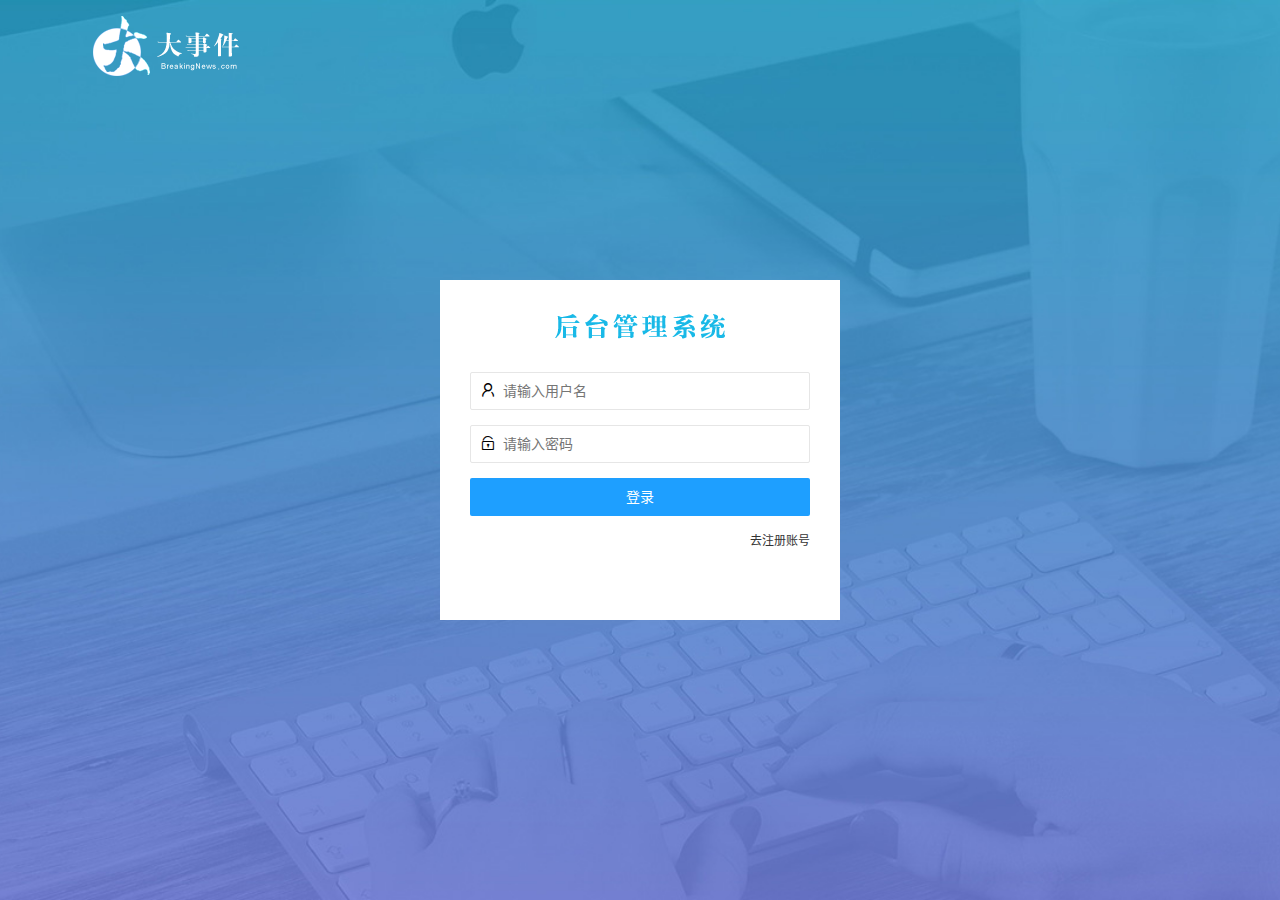
<file: login.html>
<!DOCTYPE html>
<html lang="zh-CN">  

<head>    
    <meta charset="UTF-8" />    
    <meta name="viewport" content="width=device-width, initial-scale=1.0" />    <title>大事件-登录/注册</title>    
    <!-- 导入 LayUI 的样式 -->    
    <link rel="stylesheet" href="/assets/lib/layui/css/layui.css" />    
    <!-- 导入自己的样式表 -->    
    <link rel="stylesheet" href="/assets/css/login.css" />  </head>  

<body>    
    <!-- 头部的 Logo 区域 -->    
    <div class="layui-main">      
        <img src="/assets/images/logo.png" alt="" />    
    </div>
       
    <!-- 登录注册区域 -->    
    <div class="loginAndRegBox">      
        <div class="title-box"></div>    
        <!-- 登录的div -->
      <div class="login-box">
          <!-- 登录的表单 -->
        <form class="layui-form" id="form_login">
            <!-- 用户名 -->
            <div class="layui-form-item">
              <i class="layui-icon layui-icon-username"></i>
              <input type="text" name="username" required lay-verify="required" placeholder="请输入用户名" autocomplete="off" class="layui-input" />
            </div>
            <!-- 密码 -->
            <div class="layui-form-item">
              <i class="layui-icon layui-icon-password"></i>
              <input type="password" name="password" required lay-verify="required|pwd" placeholder="请输入密码" autocomplete="off" class="layui-input" />
            </div>
            <!-- 登录按钮 -->
            <div class="layui-form-item">
              <!-- 注意：表单提交按钮和普通按钮的区别，就是 lay-submit 属性 -->
              <button class="layui-btn layui-btn-fluid layui-btn-normal" lay-submit>登录</button>
            </div>
            <div class="layui-form-item links">
              <a href="javascript:;" id="link_reg">去注册账号</a>
            </div>
          </form>
      </div>
      <!-- 注册的div -->
      <div class="reg-box">
          <!-- 注册的表单 -->
        <form class="layui-form" id="form_reg">
            <!-- 用户名 -->
            <div class="layui-form-item">
              <i class="layui-icon layui-icon-username"></i>
              <input type="text" name="username" required lay-verify="required" placeholder="请输入用户名" autocomplete="off" class="layui-input" />
            </div>
            <!-- 密码 -->
            <div class="layui-form-item">
              <i class="layui-icon layui-icon-password"></i>
              <input type="password" name="password" required lay-verify="required|pwd" placeholder="请输入密码" autocomplete="off" class="layui-input" />
            </div>
            <!-- 密码确认框 -->
            <div class="layui-form-item">
              <i class="layui-icon layui-icon-password"></i>
              <input type="password" name="repassword" required lay-verify="required|pwd|repwd" placeholder="再次确认密码" autocomplete="off" class="layui-input" />
            </div>
            <!-- 注册按钮 -->
            <div class="layui-form-item">
              <!-- 注意：表单提交按钮和普通按钮的区别，就是 lay-submit 属性 -->
              <button class="layui-btn layui-btn-fluid layui-btn-normal" lay-submit>注册</button>
            </div>
            <div class="layui-form-item links">
              <a href="javascript:;" id="link_login">去登录</a>
            </div>
          </form>
      </div>
    </div>  
    
</body>
<!-- 导入 Layui 的JS文件 -->
<script src="/assets/lib/layui/layui.all.js"></script>
<!-- 导入 JQuery -->
<script src="/assets/lib/jquery.js"></script>
<!-- 导入自己封装的 baseAPI.js -->
<script src="/assets/js/baseAPI.js"></script>
<!-- 导入自己的 JavaScript 脚本 -->
<script src="/assets/js/login.js"></script>
</html>
</file>
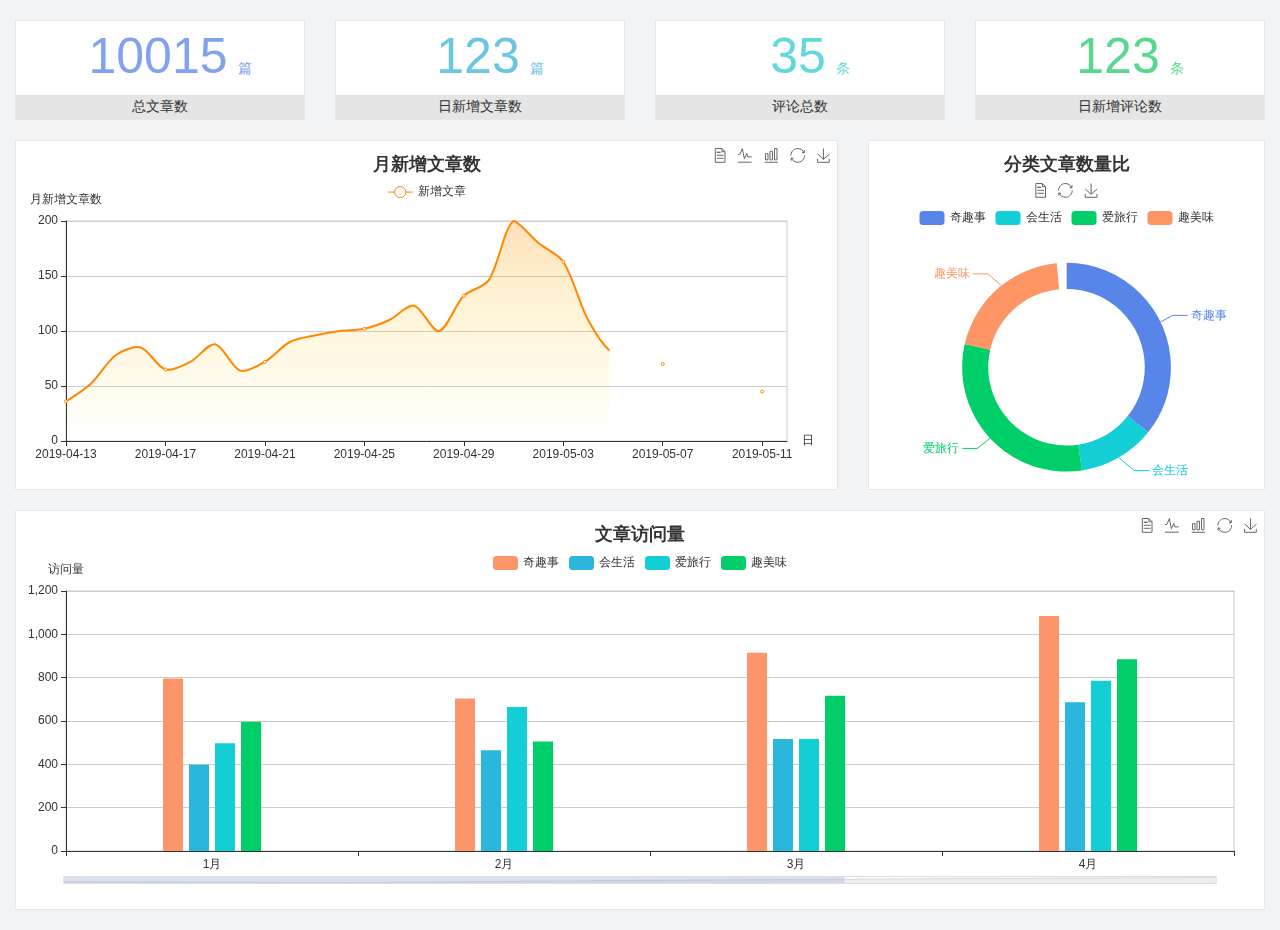
<file: home/dashboard.html>
<!DOCTYPE html>
<html lang="en">

<head>
  <meta charset="UTF-8">
  <meta name="viewport" content="width=device-width, initial-scale=1.0">
  <meta http-equiv="X-UA-Compatible" content="ie=edge">
  <title>图表统计</title>
  <link rel="stylesheet" href="../../assets/lib/bootstrap.css" />
  <link rel="stylesheet" href="../../assets/lib/main.css" />
  <script src="../../assets/lib/jquery.js"></script>
  <script type="text/javascript" src="../../assets/lib/echarts.min.js"></script>
</head>

<body>
  <div class="container-fluid">
    <div class="row spannel_list">
      <div class="col-sm-3 col-xs-6">
        <div class="spannel">
          <em>10015</em><span>篇</span>
          <b>总文章数</b>
        </div>
      </div>
      <div class="col-sm-3 col-xs-6">
        <div class="spannel scolor01">
          <em>123</em><span>篇</span>
          <b>日新增文章数</b>
        </div>
      </div>
      <div class="col-sm-3 col-xs-6">
        <div class="spannel scolor02">
          <em>35</em><span>条</span>
          <b>评论总数</b>
        </div>
      </div>
      <div class="col-sm-3 col-xs-6">
        <div class="spannel scolor03">
          <em>123</em><span>条</span>
          <b>日新增评论数</b>
        </div>
      </div>
    </div>
  </div>

  <div class="container-fluid">
    <div class="row curve-pie">
      <div class="col-lg-8 col-md-8">
        <div class="gragh_pannel" id="curve_show"></div>
      </div>
      <div class="col-lg-4 col-md-4">
        <div class="gragh_pannel" id="pie_show"></div>
      </div>
    </div>
  </div>

  <div class="container-fluid">
    <div class="column_pannel" id="column_show"></div>
  </div>

  <script>
    var oChart = echarts.init(document.getElementById('curve_show'));
    var aList_all = [
      { 'count': 36, 'date': '2019-04-13' },
      { 'count': 52, 'date': '2019-04-14' },
      { 'count': 78, 'date': '2019-04-15' },
      { 'count': 85, 'date': '2019-04-16' },
      { 'count': 65, 'date': '2019-04-17' },
      { 'count': 72, 'date': '2019-04-18' },
      { 'count': 88, 'date': '2019-04-19' },
      { 'count': 64, 'date': '2019-04-20' },
      { 'count': 72, 'date': '2019-04-21' },
      { 'count': 90, 'date': '2019-04-22' },
      { 'count': 96, 'date': '2019-04-23' },
      { 'count': 100, 'date': '2019-04-24' },
      { 'count': 102, 'date': '2019-04-25' },
      { 'count': 110, 'date': '2019-04-26' },
      { 'count': 123, 'date': '2019-04-27' },
      { 'count': 100, 'date': '2019-04-28' },
      { 'count': 132, 'date': '2019-04-29' },
      { 'count': 146, 'date': '2019-04-30' },
      { 'count': 200, 'date': '2019-05-01' },
      { 'count': 180, 'date': '2019-05-02' },
      { 'count': 163, 'date': '2019-05-03' },
      { 'count': 110, 'date': '2019-05-04' },
      { 'count': 80, 'date': '2019-05-05' },
      { 'count': 82, 'date': '2019-05-06' },
      { 'count': 70, 'date': '2019-05-07' },
      { 'count': 65, 'date': '2019-05-08' },
      { 'count': 54, 'date': '2019-05-09' },
      { 'count': 40, 'date': '2019-05-10' },
      { 'count': 45, 'date': '2019-05-11' },
      { 'count': 38, 'date': '2019-05-12' },
    ];

    let aCount = [];
    let aDate = [];

    for (var i = 0; i < aList_all.length; i++) {
      aCount.push(aList_all[i].count);
      aDate.push(aList_all[i].date);
    }

    var chartopt = {
      title: {
        text: '月新增文章数',
        left: 'center',
        top: '10'
      },
      tooltip: {
        trigger: 'axis'
      },
      legend: {
        data: ['新增文章'],
        top: '40'
      },
      toolbox: {
        show: true,
        feature: {
          mark: { show: true },
          dataView: { show: true, readOnly: false },
          magicType: { show: true, type: ['line', 'bar'] },
          restore: { show: true },
          saveAsImage: { show: true }
        }
      },
      calculable: true,
      xAxis: [
        {
          name: '日',
          type: 'category',
          boundaryGap: false,
          data: aDate
        }
      ],
      yAxis: [
        {
          name: '月新增文章数',
          type: 'value'
        }
      ],
      series: [
        {
          name: '新增文章',
          type: 'line',
          smooth: true,
          itemStyle: { normal: { areaStyle: { type: 'default' }, color: '#f80' }, lineStyle: { color: '#f80' } },
          data: aCount
        }],
      areaStyle: {
        normal: {
          color: new echarts.graphic.LinearGradient(0, 0, 0, 1, [{
            offset: 0,
            color: 'rgba(255,136,0,0.39)'
          }, {
            offset: .34,
            color: 'rgba(255,180,0,0.25)'
          }, {
            offset: 1,
            color: 'rgba(255,222,0,0.00)'
          }])

        }
      },
      grid: {
        show: true,
        x: 50,
        x2: 50,
        y: 80,
        height: 220
      }
    };

    oChart.setOption(chartopt);


    var oPie = echarts.init(document.getElementById('pie_show'));
    var oPieopt =
    {
      title: {
        top: 10,
        text: '分类文章数量比',
        x: 'center'
      },
      tooltip: {
        trigger: 'item',
        formatter: "{a} <br/>{b} : {c} ({d}%)"
      },
      color: ['#5885e8', '#13cfd5', '#00ce68', '#ff9565'],
      legend: {
        x: 'center',
        top: 65,
        data: ['奇趣事', '会生活', '爱旅行', '趣美味']
      },
      toolbox: {
        show: true,
        x: 'center',
        top: 35,
        feature: {
          mark: { show: true },
          dataView: { show: true, readOnly: false },
          magicType: {
            show: true,
            type: ['pie', 'funnel'],
            option: {
              funnel: {
                x: '25%',
                width: '50%',
                funnelAlign: 'left',
                max: 1548
              }
            }
          },
          restore: { show: true },
          saveAsImage: { show: true }
        }
      },
      calculable: true,
      series: [
        {
          name: '访问来源',
          type: 'pie',
          radius: ['45%', '60%'],
          center: ['50%', '65%'],
          data: [
            { value: 300, name: '奇趣事' },
            { value: 100, name: '会生活' },
            { value: 260, name: '爱旅行' },
            { value: 180, name: '趣美味' }
          ]
        }
      ]
    };
    oPie.setOption(oPieopt);



    var oColumn = this.echarts.init(document.getElementById('column_show'));
    var oColumnopt =
    {
      title: {
        text: '文章访问量',
        left: 'center',
        top: '10'
      },
      tooltip: {
        trigger: 'axis'
      },
      legend: {
        data: ['奇趣事', '会生活', '爱旅行', '趣美味'],
        top: '40'
      },
      toolbox: {
        show: true,
        feature: {
          mark: { show: true },
          dataView: { show: true, readOnly: false },
          magicType: { show: true, type: ['line', 'bar'] },
          restore: { show: true },
          saveAsImage: { show: true }
        }
      },
      calculable: true,
      xAxis: [
        {
          type: 'category',
          data: ['1月', '2月', '3月', '4月', '5月']
        }
      ],
      yAxis: [
        {
          name: '访问量',
          type: 'value'
        }
      ],
      series: [
        {
          name: '奇趣事',
          type: 'bar',
          barWidth: 20,
          itemStyle: {
            normal: { areaStyle: { type: 'default' }, color: '#fd956a' }
          },
          data: [800, 708, 920, 1090, 1200]
        },
        {
          name: '会生活',
          type: 'bar',
          barWidth: 20,
          itemStyle: {
            normal: { areaStyle: { type: 'default' }, color: '#2bb6db' }
          },
          data: [400, 468, 520, 690, 800]
        },
        {
          name: '爱旅行',
          type: 'bar',
          barWidth: 20,
          itemStyle: {
            normal: { areaStyle: { type: 'default' }, color: '#13cfd5' }
          },
          data: [500, 668, 520, 790, 900]
        },
        {
          name: '趣美味',
          type: 'bar',
          barWidth: 20,
          itemStyle: {
            normal: { areaStyle: { type: 'default' }, color: '#00ce68' }
          },
          data: [600, 508, 720, 890, 1000]
        }
      ],
      grid: {
        show: true,
        x: 50,
        x2: 30,
        y: 80,
        height: 260
      },
      dataZoom: [//给x轴设置滚动条
        {
          start: 0,//默认为0
          end: 100 - 1000 / 31,//默认为100
          type: 'slider',
          show: true,
          xAxisIndex: [0],
          handleSize: 0,//滑动条的 左右2个滑动条的大小
          height: 8,//组件高度
          left: 45, //左边的距离
          right: 50,//右边的距离
          bottom: 26,//右边的距离
          handleColor: '#ddd',//h滑动图标的颜色
          handleStyle: {
            borderColor: "#cacaca",
            borderWidth: "1",
            shadowBlur: 2,
            background: "#ddd",
            shadowColor: "#ddd",
          }
        }]
    };
    oColumn.setOption(oColumnopt);
  </script>
</body>

</html>
</file>
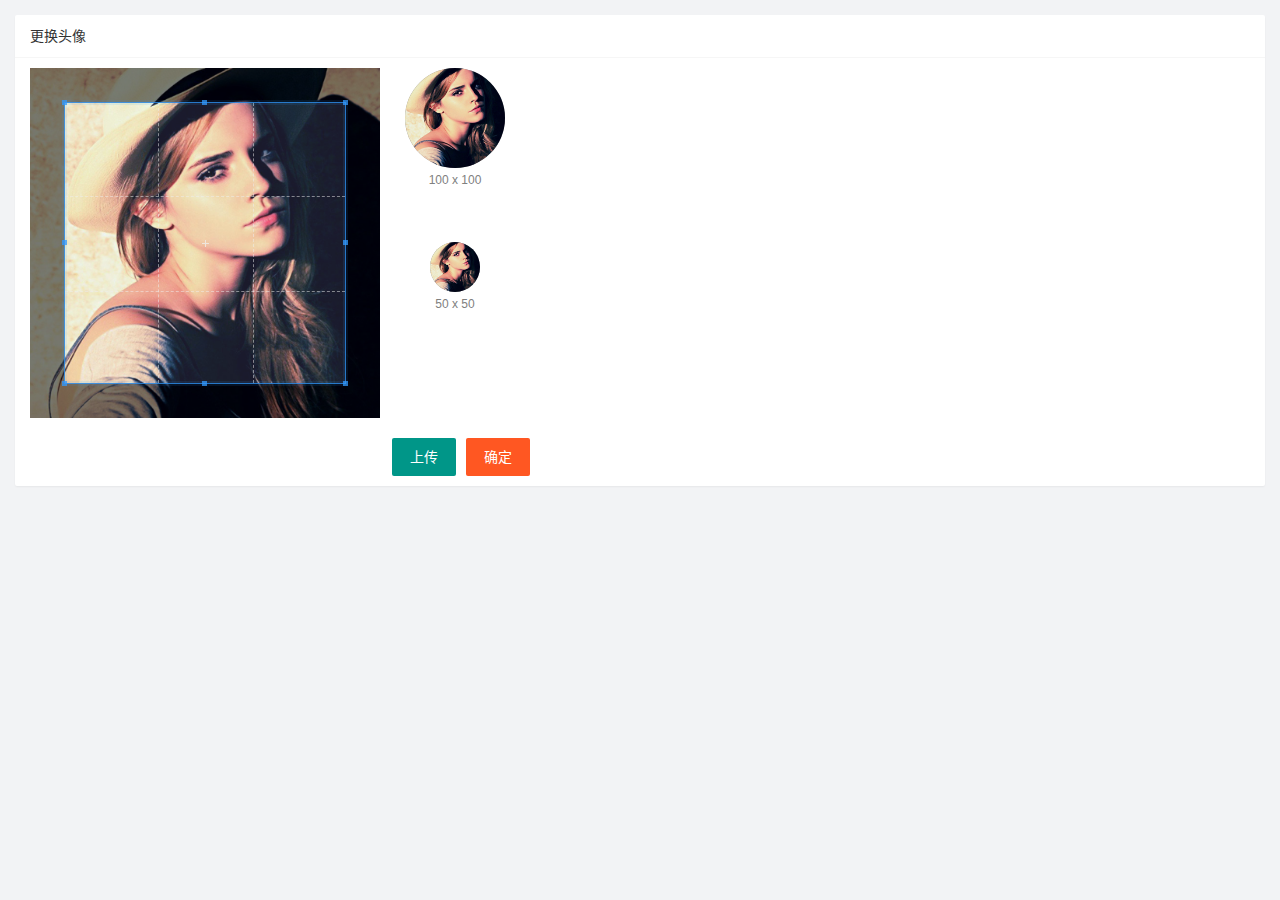
<file: user/user_avatar.html>
<!DOCTYPE html>
<html lang="zh-CN">

<head>
    <meta charset="UTF-8">
    <meta name="viewport" content="width=device-width, initial-scale=1.0">
    <title>Document</title>
    <link rel="stylesheet" href="/assets/lib/layui/css/layui.css">
    <link rel="stylesheet" href="/assets/css/user/user_avatar.css">
    <link rel="stylesheet" href="/assets/lib/cropper/cropper.css">
</head>

<body>
    <!-- 卡片区域 -->
    <div class="layui-card">
        <div class="layui-card-header">更换头像</div>
        <div class="layui-card-body">
            <!-- 第一行的图片裁剪和预览区域 -->
            <div class="row1">
                <!-- 图片裁剪区域 -->
                <div class="cropper-box">
                    <!-- 这个 img 标签很重要，将来会把它初始化为裁剪区域 -->
                    <img id="image" src="/assets/images/sample.jpg" />
                </div>
                <!-- 图片的预览区域 -->
                <div class="preview-box">
                    <div>
                        <!-- 宽高为 100px 的预览区域 -->
                        <div class="img-preview w100"></div>
                        <p class="size">100 x 100</p>
                    </div>
                    <div>
                        <!-- 宽高为 50px 的预览区域 -->
                        <div class="img-preview w50"></div>
                        <p class="size">50 x 50</p>
                    </div>
                </div>
            </div>

            <!-- 第二行的按钮区域 -->
            <div class="row2">
                <!-- 通过accept指定允许用户选择什么类型的文件 -->
                <input type="file"  id="file" accept="image/png,image/jpeg">
                <button type="button" class="layui-btn" id="btnChooseImage">上传</button>
                <button type="button" class="layui-btn layui-btn-danger" id="btnUpload">确定</button>
            </div>
        </div>
    </div>
</body>
<script src="/assets/lib/layui/layui.all.js"></script>
<script src="/assets/lib/jquery.js"></script>
<script src="/assets/lib/cropper/Cropper.js"></script>
<script src="/assets/lib/cropper/jquery-cropper.js"></script>
<script src="/assets/js/user/user_avatar.js"></script>
<script src="/assets/js/baseAPI.js"></script>
</html>
</file>
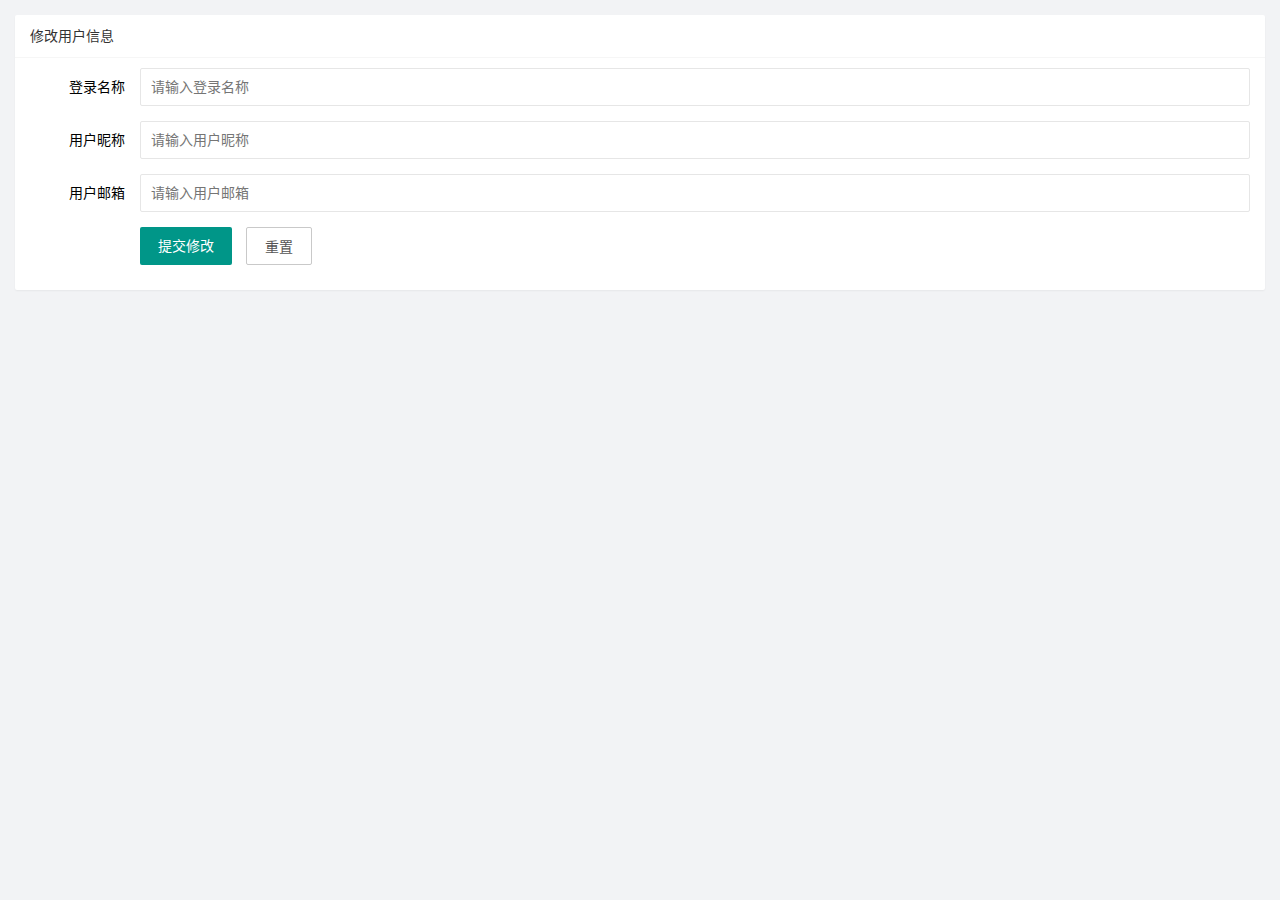
<file: user/user_info.html>
<!DOCTYPE html>
<html lang="zh-CN">
  <head>
    <meta charset="UTF-8" />
    <meta name="viewport" content="width=device-width, initial-scale=1.0" />
    <title>Document</title>
    <!-- 导入 layui 的样式 -->
    <link rel="stylesheet" href="/assets/lib/layui/css/layui.css" />
    <!-- 导入自己的样式 -->
    <link rel="stylesheet" href="/assets/css/user/user_info.css" />
  </head>
  <body>
    <!-- 卡片区域 -->
    <div class="layui-card">
      <div class="layui-card-header">修改用户信息</div>
      <div class="layui-card-body">
        <!-- form 表单区域 -->
        <form class="layui-form" lay-filter="formUserInfo">
          <!-- 这是隐藏域 -->
          <input type="hidden" name="id" value="" />
          <div class="layui-form-item">
            <label class="layui-form-label">登录名称</label>
            <div class="layui-input-block">
              <input type="text" name="username" required lay-verify="required" placeholder="请输入登录名称" autocomplete="off" class="layui-input" readonly />
            </div>
          </div>
          <div class="layui-form-item">
            <label class="layui-form-label">用户昵称</label>
            <div class="layui-input-block">
              <input type="text" name="nickname" required lay-verify="required|nickname" placeholder="请输入用户昵称" autocomplete="off" class="layui-input" />
            </div>
          </div>
          <div class="layui-form-item">
            <label class="layui-form-label">用户邮箱</label>
            <div class="layui-input-block">
              <input type="text" name="email" required lay-verify="required|email" placeholder="请输入用户邮箱" autocomplete="off" class="layui-input" />
            </div>
          </div>
          <div class="layui-form-item">
            <div class="layui-input-block">
              <button class="layui-btn" lay-submit lay-filter="formDemo">提交修改</button>
              <button type="reset" class="layui-btn layui-btn-primary" id="btnReset">重置</button>
            </div>
          </div>
        </form>
      </div>
    </div>

    <!-- 导入 layui 的 js -->
    <script src="/assets/lib/layui/layui.all.js"></script>
    <!-- 导入 jquery -->
    <script src="/assets/lib/jquery.js"></script>
    <!-- 导入 baseAPI -->
    <script src="/assets/js/baseAPI.js"></script>
    <!-- 导入自己的 js -->
    <script src="/assets/js/user/user_info.js"></script>
  </body>
</html>
</file>
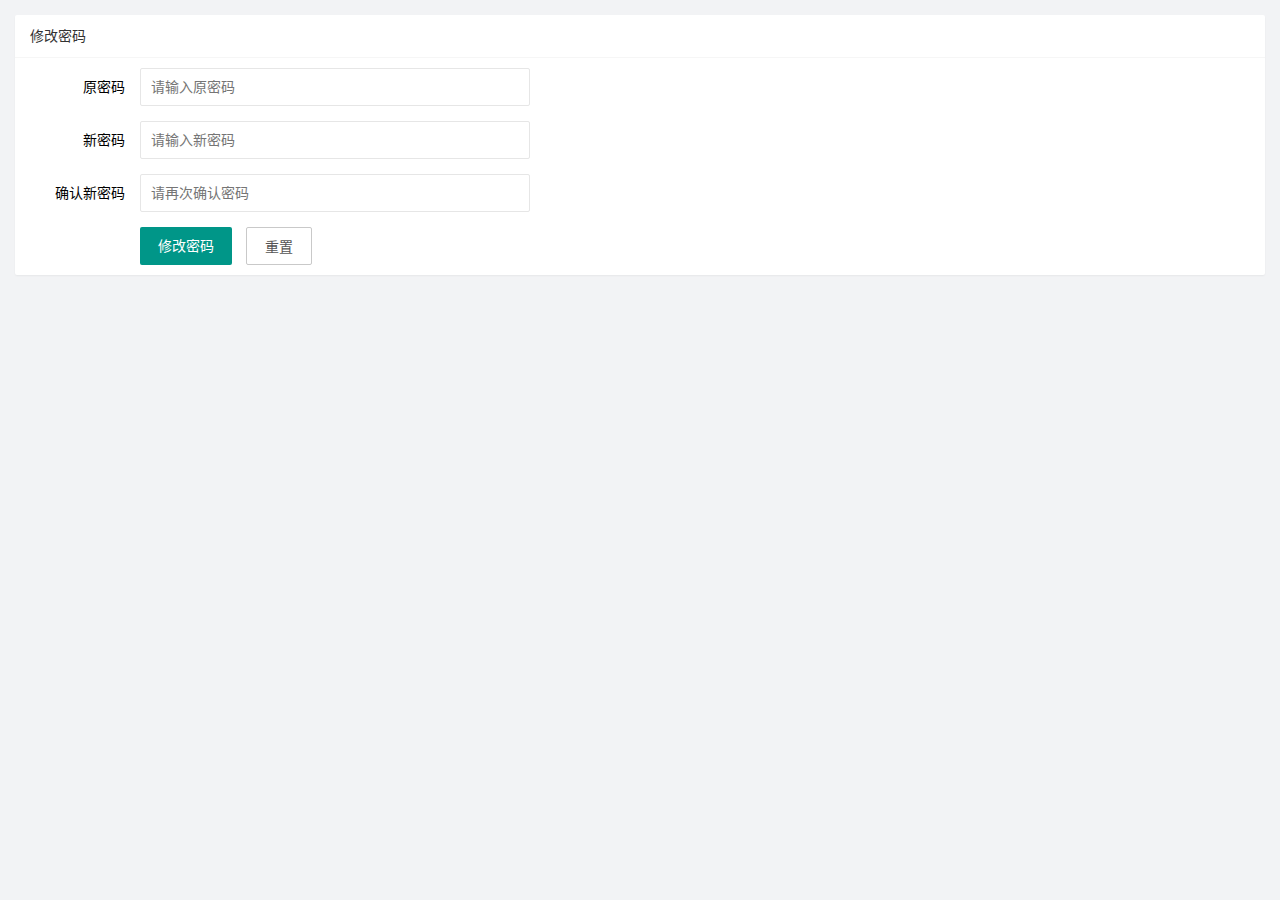
<file: user/user_pwd.html>
<!DOCTYPE html>
<html lang="zh-CN">

<head>
    <meta charset="UTF-8">
    <meta name="viewport" content="width=device-width, initial-scale=1.0">
    <title>Document</title>
</head>
<link rel="stylesheet" href="/assets/lib/layui/css/layui.css">
<link rel="stylesheet" href="/assets/css/user/user_pwd.css">

<body>
    <div class="layui-card">
        <div class="layui-card-header">修改密码</div>
        <div class="layui-card-body">
            <form class="layui-form">
                <div class="layui-form-item">
                    <label class="layui-form-label">原密码</label>
                    <div class="layui-input-block">
                        <input type="password" name="oldPwd" required lay-verify="required|pwd" placeholder="请输入原密码"
                            autocomplete="off" class="layui-input">
                    </div>
                </div>
                <div class="layui-form-item">
                    <label class="layui-form-label">新密码</label>
                    <div class="layui-input-block">
                        <input type="password" name="newPwd" required lay-verify="required|pwd|samePwd" placeholder="请输入新密码"
                            autocomplete="off" class="layui-input">
                    </div>
                </div>
                <div class="layui-form-item">
                    <label class="layui-form-label">确认新密码</label>
                    <div class="layui-input-block">
                        <input type="password" name="rePwd" required lay-verify="required|pwd|rePwd" placeholder="请再次确认密码"
                            autocomplete="off" class="layui-input">
                    </div>
                </div>
                <div class="layui-input-block">
                    <button class="layui-btn" lay-submit lay-filter="formDemo">修改密码</button>
                    <button type="reset" class="layui-btn layui-btn-primary">重置</button>
                </div>
            </form>

        </div>
    </div>
</body>
<!-- 导入layui -->
<script src="/assets/lib/layui/layui.all.js"></script>
<!-- 导入jq -->
<script src="/assets/lib/jquery.js"></script>
<!-- 导入baseapi -->
<script src="/assets/js/baseAPI.js"></script>
<!-- 导入js -->
<script src="/assets/js/user/user_pwd.js"></script>

</html>
</file>
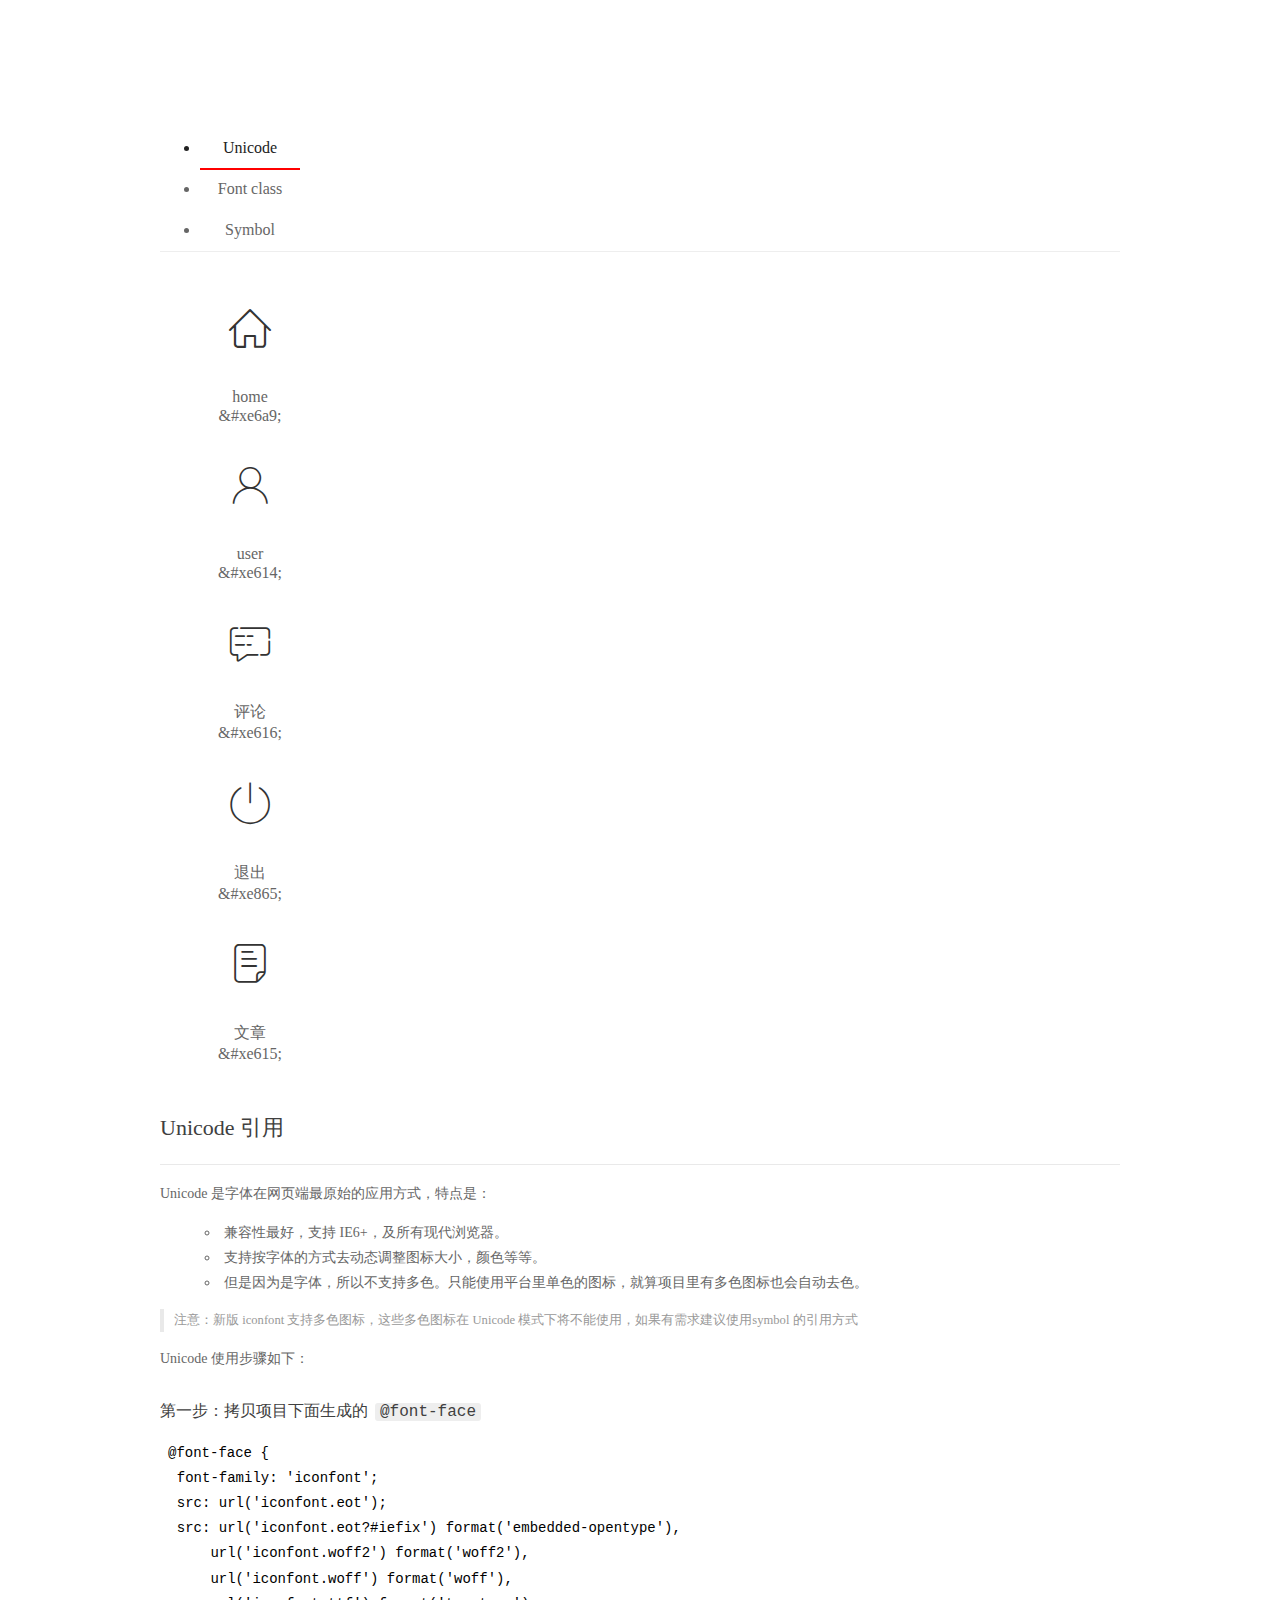
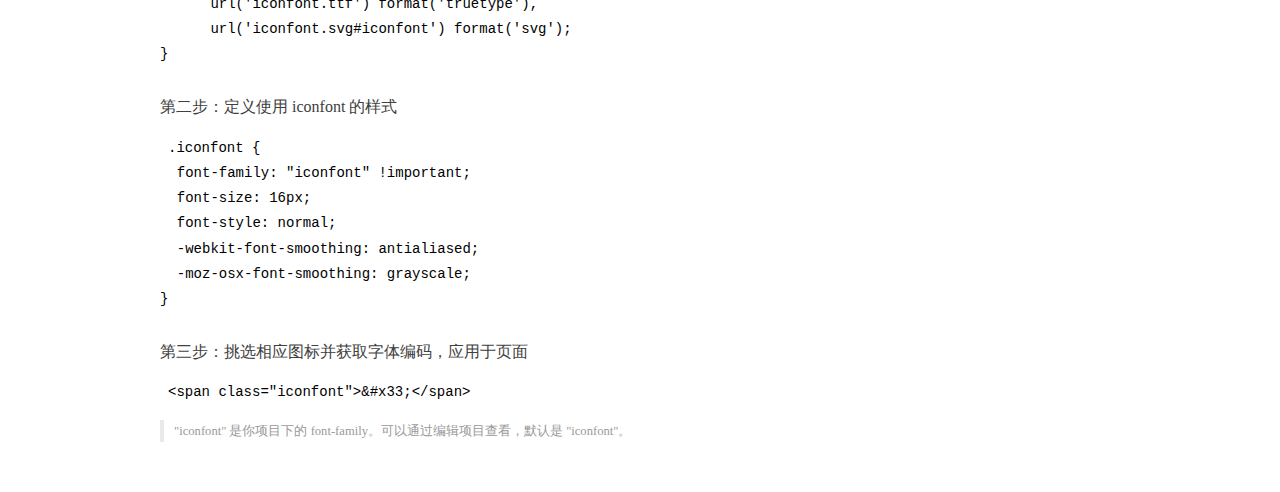
<file: assets/fonts/demo_index.html>
<!DOCTYPE html>
<html>
<head>
  <meta charset="utf-8"/>
  <title>IconFont Demo</title>
  <link rel="shortcut icon" href="https://gtms04.alicdn.com/tps/i4/TB1_oz6GVXXXXaFXpXXJDFnIXXX-64-64.ico" type="image/x-icon"/>
  <link rel="stylesheet" href="https://g.alicdn.com/thx/cube/1.3.2/cube.min.css">
  <link rel="stylesheet" href="demo.css">
  <link rel="stylesheet" href="iconfont.css">
  <script src="iconfont.js"></script>
  <!-- jQuery -->
  <script src="https://a1.alicdn.com/oss/uploads/2018/12/26/7bfddb60-08e8-11e9-9b04-53e73bb6408b.js"></script>
  <!-- 代码高亮 -->
  <script src="https://a1.alicdn.com/oss/uploads/2018/12/26/a3f714d0-08e6-11e9-8a15-ebf944d7534c.js"></script>
</head>
<body>
  <div class="main">
    <h1 class="logo"><a href="https://www.iconfont.cn/" title="iconfont 首页" target="_blank">&#xe86b;</a></h1>
    <div class="nav-tabs">
      <ul id="tabs" class="dib-box">
        <li class="dib active"><span>Unicode</span></li>
        <li class="dib"><span>Font class</span></li>
        <li class="dib"><span>Symbol</span></li>
      </ul>
      
    </div>
    <div class="tab-container">
      <div class="content unicode" style="display: block;">
          <ul class="icon_lists dib-box">
          
            <li class="dib">
              <span class="icon iconfont">&#xe6a9;</span>
                <div class="name">home</div>
                <div class="code-name">&amp;#xe6a9;</div>
              </li>
          
            <li class="dib">
              <span class="icon iconfont">&#xe614;</span>
                <div class="name">user</div>
                <div class="code-name">&amp;#xe614;</div>
              </li>
          
            <li class="dib">
              <span class="icon iconfont">&#xe616;</span>
                <div class="name">评论</div>
                <div class="code-name">&amp;#xe616;</div>
              </li>
          
            <li class="dib">
              <span class="icon iconfont">&#xe865;</span>
                <div class="name">退出</div>
                <div class="code-name">&amp;#xe865;</div>
              </li>
          
            <li class="dib">
              <span class="icon iconfont">&#xe615;</span>
                <div class="name">文章</div>
                <div class="code-name">&amp;#xe615;</div>
              </li>
          
          </ul>
          <div class="article markdown">
          <h2 id="unicode-">Unicode 引用</h2>
          <hr>

          <p>Unicode 是字体在网页端最原始的应用方式，特点是：</p>
          <ul>
            <li>兼容性最好，支持 IE6+，及所有现代浏览器。</li>
            <li>支持按字体的方式去动态调整图标大小，颜色等等。</li>
            <li>但是因为是字体，所以不支持多色。只能使用平台里单色的图标，就算项目里有多色图标也会自动去色。</li>
          </ul>
          <blockquote>
            <p>注意：新版 iconfont 支持多色图标，这些多色图标在 Unicode 模式下将不能使用，如果有需求建议使用symbol 的引用方式</p>
          </blockquote>
          <p>Unicode 使用步骤如下：</p>
          <h3 id="-font-face">第一步：拷贝项目下面生成的 <code>@font-face</code></h3>
<pre><code class="language-css"
>@font-face {
  font-family: 'iconfont';
  src: url('iconfont.eot');
  src: url('iconfont.eot?#iefix') format('embedded-opentype'),
      url('iconfont.woff2') format('woff2'),
      url('iconfont.woff') format('woff'),
      url('iconfont.ttf') format('truetype'),
      url('iconfont.svg#iconfont') format('svg');
}
</code></pre>
          <h3 id="-iconfont-">第二步：定义使用 iconfont 的样式</h3>
<pre><code class="language-css"
>.iconfont {
  font-family: "iconfont" !important;
  font-size: 16px;
  font-style: normal;
  -webkit-font-smoothing: antialiased;
  -moz-osx-font-smoothing: grayscale;
}
</code></pre>
          <h3 id="-">第三步：挑选相应图标并获取字体编码，应用于页面</h3>
<pre>
<code class="language-html"
>&lt;span class="iconfont"&gt;&amp;#x33;&lt;/span&gt;
</code></pre>
          <blockquote>
            <p>"iconfont" 是你项目下的 font-family。可以通过编辑项目查看，默认是 "iconfont"。</p>
          </blockquote>
          </div>
      </div>
      <div class="content font-class">
        <ul class="icon_lists dib-box">
          
          <li class="dib">
            <span class="icon iconfont icon-home"></span>
            <div class="name">
              home
            </div>
            <div class="code-name">.icon-home
            </div>
          </li>
          
          <li class="dib">
            <span class="icon iconfont icon-user"></span>
            <div class="name">
              user
            </div>
            <div class="code-name">.icon-user
            </div>
          </li>
          
          <li class="dib">
            <span class="icon iconfont icon-pinglun"></span>
            <div class="name">
              评论
            </div>
            <div class="code-name">.icon-pinglun
            </div>
          </li>
          
          <li class="dib">
            <span class="icon iconfont icon-tuichu"></span>
            <div class="name">
              退出
            </div>
            <div class="code-name">.icon-tuichu
            </div>
          </li>
          
          <li class="dib">
            <span class="icon iconfont icon-16"></span>
            <div class="name">
              文章
            </div>
            <div class="code-name">.icon-16
            </div>
          </li>
          
        </ul>
        <div class="article markdown">
        <h2 id="font-class-">font-class 引用</h2>
        <hr>

        <p>font-class 是 Unicode 使用方式的一种变种，主要是解决 Unicode 书写不直观，语意不明确的问题。</p>
        <p>与 Unicode 使用方式相比，具有如下特点：</p>
        <ul>
          <li>兼容性良好，支持 IE8+，及所有现代浏览器。</li>
          <li>相比于 Unicode 语意明确，书写更直观。可以很容易分辨这个 icon 是什么。</li>
          <li>因为使用 class 来定义图标，所以当要替换图标时，只需要修改 class 里面的 Unicode 引用。</li>
          <li>不过因为本质上还是使用的字体，所以多色图标还是不支持的。</li>
        </ul>
        <p>使用步骤如下：</p>
        <h3 id="-fontclass-">第一步：引入项目下面生成的 fontclass 代码：</h3>
<pre><code class="language-html">&lt;link rel="stylesheet" href="./iconfont.css"&gt;
</code></pre>
        <h3 id="-">第二步：挑选相应图标并获取类名，应用于页面：</h3>
<pre><code class="language-html">&lt;span class="iconfont icon-xxx"&gt;&lt;/span&gt;
</code></pre>
        <blockquote>
          <p>"
            iconfont" 是你项目下的 font-family。可以通过编辑项目查看，默认是 "iconfont"。</p>
        </blockquote>
      </div>
      </div>
      <div class="content symbol">
          <ul class="icon_lists dib-box">
          
            <li class="dib">
                <svg class="icon svg-icon" aria-hidden="true">
                  <use xlink:href="#icon-home"></use>
                </svg>
                <div class="name">home</div>
                <div class="code-name">#icon-home</div>
            </li>
          
            <li class="dib">
                <svg class="icon svg-icon" aria-hidden="true">
                  <use xlink:href="#icon-user"></use>
                </svg>
                <div class="name">user</div>
                <div class="code-name">#icon-user</div>
            </li>
          
            <li class="dib">
                <svg class="icon svg-icon" aria-hidden="true">
                  <use xlink:href="#icon-pinglun"></use>
                </svg>
                <div class="name">评论</div>
                <div class="code-name">#icon-pinglun</div>
            </li>
          
            <li class="dib">
                <svg class="icon svg-icon" aria-hidden="true">
                  <use xlink:href="#icon-tuichu"></use>
                </svg>
                <div class="name">退出</div>
                <div class="code-name">#icon-tuichu</div>
            </li>
          
            <li class="dib">
                <svg class="icon svg-icon" aria-hidden="true">
                  <use xlink:href="#icon-16"></use>
                </svg>
                <div class="name">文章</div>
                <div class="code-name">#icon-16</div>
            </li>
          
          </ul>
          <div class="article markdown">
          <h2 id="symbol-">Symbol 引用</h2>
          <hr>

          <p>这是一种全新的使用方式，应该说这才是未来的主流，也是平台目前推荐的用法。相关介绍可以参考这篇<a href="">文章</a>
            这种用法其实是做了一个 SVG 的集合，与另外两种相比具有如下特点：</p>
          <ul>
            <li>支持多色图标了，不再受单色限制。</li>
            <li>通过一些技巧，支持像字体那样，通过 <code>font-size</code>, <code>color</code> 来调整样式。</li>
            <li>兼容性较差，支持 IE9+，及现代浏览器。</li>
            <li>浏览器渲染 SVG 的性能一般，还不如 png。</li>
          </ul>
          <p>使用步骤如下：</p>
          <h3 id="-symbol-">第一步：引入项目下面生成的 symbol 代码：</h3>
<pre><code class="language-html">&lt;script src="./iconfont.js"&gt;&lt;/script&gt;
</code></pre>
          <h3 id="-css-">第二步：加入通用 CSS 代码（引入一次就行）：</h3>
<pre><code class="language-html">&lt;style&gt;
.icon {
  width: 1em;
  height: 1em;
  vertical-align: -0.15em;
  fill: currentColor;
  overflow: hidden;
}
&lt;/style&gt;
</code></pre>
          <h3 id="-">第三步：挑选相应图标并获取类名，应用于页面：</h3>
<pre><code class="language-html">&lt;svg class="icon" aria-hidden="true"&gt;
  &lt;use xlink:href="#icon-xxx"&gt;&lt;/use&gt;
&lt;/svg&gt;
</code></pre>
          </div>
      </div>

    </div>
  </div>
  <script>
  $(document).ready(function () {
      $('.tab-container .content:first').show()

      $('#tabs li').click(function (e) {
        var tabContent = $('.tab-container .content')
        var index = $(this).index()

        if ($(this).hasClass('active')) {
          return
        } else {
          $('#tabs li').removeClass('active')
          $(this).addClass('active')

          tabContent.hide().eq(index).fadeIn()
        }
      })
    })
  </script>
</body>
</html>
</file>
<file: assets/lib/layui/css/layui.css>
/** layui-v2.5.5 MIT License By https://www.layui.com */
 .layui-inline,img{display:inline-block;vertical-align:middle}h1,h2,h3,h4,h5,h6{font-weight:400}.layui-edge,.layui-header,.layui-inline,.layui-main{position:relative}.layui-body,.layui-edge,.layui-elip{overflow:hidden}.layui-btn,.layui-edge,.layui-inline,img{vertical-align:middle}.layui-btn,.layui-disabled,.layui-icon,.layui-unselect{-moz-user-select:none;-webkit-user-select:none;-ms-user-select:none}.layui-elip,.layui-form-checkbox span,.layui-form-pane .layui-form-label{text-overflow:ellipsis;white-space:nowrap}.layui-breadcrumb,.layui-tree-btnGroup{visibility:hidden}blockquote,body,button,dd,div,dl,dt,form,h1,h2,h3,h4,h5,h6,input,li,ol,p,pre,td,textarea,th,ul{margin:0;padding:0;-webkit-tap-highlight-color:rgba(0,0,0,0)}a:active,a:hover{outline:0}img{border:none}li{list-style:none}table{border-collapse:collapse;border-spacing:0}h4,h5,h6{font-size:100%}button,input,optgroup,option,select,textarea{font-family:inherit;font-size:inherit;font-style:inherit;font-weight:inherit;outline:0}pre{white-space:pre-wrap;white-space:-moz-pre-wrap;white-space:-pre-wrap;white-space:-o-pre-wrap;word-wrap:break-word}body{line-height:24px;font:14px Helvetica Neue,Helvetica,PingFang SC,Tahoma,Arial,sans-serif}hr{height:1px;margin:10px 0;border:0;clear:both}a{color:#333;text-decoration:none}a:hover{color:#777}a cite{font-style:normal;*cursor:pointer}.layui-border-box,.layui-border-box *{box-sizing:border-box}.layui-box,.layui-box *{box-sizing:content-box}.layui-clear{clear:both;*zoom:1}.layui-clear:after{content:'\20';clear:both;*zoom:1;display:block;height:0}.layui-inline{*display:inline;*zoom:1}.layui-edge{display:inline-block;width:0;height:0;border-width:6px;border-style:dashed;border-color:transparent}.layui-edge-top{top:-4px;border-bottom-color:#999;border-bottom-style:solid}.layui-edge-right{border-left-color:#999;border-left-style:solid}.layui-edge-bottom{top:2px;border-top-color:#999;border-top-style:solid}.layui-edge-left{border-right-color:#999;border-right-style:solid}.layui-disabled,.layui-disabled:hover{color:#d2d2d2!important;cursor:not-allowed!important}.layui-circle{border-radius:100%}.layui-show{display:block!important}.layui-hide{display:none!important}@font-face{font-family:layui-icon;src:url(../font/iconfont.eot?v=250);src:url(../font/iconfont.eot?v=250#iefix) format('embedded-opentype'),url(../font/iconfont.woff2?v=250) format('woff2'),url(../font/iconfont.woff?v=250) format('woff'),url(../font/iconfont.ttf?v=250) format('truetype'),url(../font/iconfont.svg?v=250#layui-icon) format('svg')}.layui-icon{font-family:layui-icon!important;font-size:16px;font-style:normal;-webkit-font-smoothing:antialiased;-moz-osx-font-smoothing:grayscale}.layui-icon-reply-fill:before{content:"\e611"}.layui-icon-set-fill:before{content:"\e614"}.layui-icon-menu-fill:before{content:"\e60f"}.layui-icon-search:before{content:"\e615"}.layui-icon-share:before{content:"\e641"}.layui-icon-set-sm:before{content:"\e620"}.layui-icon-engine:before{content:"\e628"}.layui-icon-close:before{content:"\1006"}.layui-icon-close-fill:before{content:"\1007"}.layui-icon-chart-screen:before{content:"\e629"}.layui-icon-star:before{content:"\e600"}.layui-icon-circle-dot:before{content:"\e617"}.layui-icon-chat:before{content:"\e606"}.layui-icon-release:before{content:"\e609"}.layui-icon-list:before{content:"\e60a"}.layui-icon-chart:before{content:"\e62c"}.layui-icon-ok-circle:before{content:"\1005"}.layui-icon-layim-theme:before{content:"\e61b"}.layui-icon-table:before{content:"\e62d"}.layui-icon-right:before{content:"\e602"}.layui-icon-left:before{content:"\e603"}.layui-icon-cart-simple:before{content:"\e698"}.layui-icon-face-cry:before{content:"\e69c"}.layui-icon-face-smile:before{content:"\e6af"}.layui-icon-survey:before{content:"\e6b2"}.layui-icon-tree:before{content:"\e62e"}.layui-icon-upload-circle:before{content:"\e62f"}.layui-icon-add-circle:before{content:"\e61f"}.layui-icon-download-circle:before{content:"\e601"}.layui-icon-templeate-1:before{content:"\e630"}.layui-icon-util:before{content:"\e631"}.layui-icon-face-surprised:before{content:"\e664"}.layui-icon-edit:before{content:"\e642"}.layui-icon-speaker:before{content:"\e645"}.layui-icon-down:before{content:"\e61a"}.layui-icon-file:before{content:"\e621"}.layui-icon-layouts:before{content:"\e632"}.layui-icon-rate-half:before{content:"\e6c9"}.layui-icon-add-circle-fine:before{content:"\e608"}.layui-icon-prev-circle:before{content:"\e633"}.layui-icon-read:before{content:"\e705"}.layui-icon-404:before{content:"\e61c"}.layui-icon-carousel:before{content:"\e634"}.layui-icon-help:before{content:"\e607"}.layui-icon-code-circle:before{content:"\e635"}.layui-icon-water:before{content:"\e636"}.layui-icon-username:before{content:"\e66f"}.layui-icon-find-fill:before{content:"\e670"}.layui-icon-about:before{content:"\e60b"}.layui-icon-location:before{content:"\e715"}.layui-icon-up:before{content:"\e619"}.layui-icon-pause:before{content:"\e651"}.layui-icon-date:before{content:"\e637"}.layui-icon-layim-uploadfile:before{content:"\e61d"}.layui-icon-delete:before{content:"\e640"}.layui-icon-play:before{content:"\e652"}.layui-icon-top:before{content:"\e604"}.layui-icon-friends:before{content:"\e612"}.layui-icon-refresh-3:before{content:"\e9aa"}.layui-icon-ok:before{content:"\e605"}.layui-icon-layer:before{content:"\e638"}.layui-icon-face-smile-fine:before{content:"\e60c"}.layui-icon-dollar:before{content:"\e659"}.layui-icon-group:before{content:"\e613"}.layui-icon-layim-download:before{content:"\e61e"}.layui-icon-picture-fine:before{content:"\e60d"}.layui-icon-link:before{content:"\e64c"}.layui-icon-diamond:before{content:"\e735"}.layui-icon-log:before{content:"\e60e"}.layui-icon-rate-solid:before{content:"\e67a"}.layui-icon-fonts-del:before{content:"\e64f"}.layui-icon-unlink:before{content:"\e64d"}.layui-icon-fonts-clear:before{content:"\e639"}.layui-icon-triangle-r:before{content:"\e623"}.layui-icon-circle:before{content:"\e63f"}.layui-icon-radio:before{content:"\e643"}.layui-icon-align-center:before{content:"\e647"}.layui-icon-align-right:before{content:"\e648"}.layui-icon-align-left:before{content:"\e649"}.layui-icon-loading-1:before{content:"\e63e"}.layui-icon-return:before{content:"\e65c"}.layui-icon-fonts-strong:before{content:"\e62b"}.layui-icon-upload:before{content:"\e67c"}.layui-icon-dialogue:before{content:"\e63a"}.layui-icon-video:before{content:"\e6ed"}.layui-icon-headset:before{content:"\e6fc"}.layui-icon-cellphone-fine:before{content:"\e63b"}.layui-icon-add-1:before{content:"\e654"}.layui-icon-face-smile-b:before{content:"\e650"}.layui-icon-fonts-html:before{content:"\e64b"}.layui-icon-form:before{content:"\e63c"}.layui-icon-cart:before{content:"\e657"}.layui-icon-camera-fill:before{content:"\e65d"}.layui-icon-tabs:before{content:"\e62a"}.layui-icon-fonts-code:before{content:"\e64e"}.layui-icon-fire:before{content:"\e756"}.layui-icon-set:before{content:"\e716"}.layui-icon-fonts-u:before{content:"\e646"}.layui-icon-triangle-d:before{content:"\e625"}.layui-icon-tips:before{content:"\e702"}.layui-icon-picture:before{content:"\e64a"}.layui-icon-more-vertical:before{content:"\e671"}.layui-icon-flag:before{content:"\e66c"}.layui-icon-loading:before{content:"\e63d"}.layui-icon-fonts-i:before{content:"\e644"}.layui-icon-refresh-1:before{content:"\e666"}.layui-icon-rmb:before{content:"\e65e"}.layui-icon-home:before{content:"\e68e"}.layui-icon-user:before{content:"\e770"}.layui-icon-notice:before{content:"\e667"}.layui-icon-login-weibo:before{content:"\e675"}.layui-icon-voice:before{content:"\e688"}.layui-icon-upload-drag:before{content:"\e681"}.layui-icon-login-qq:before{content:"\e676"}.layui-icon-snowflake:before{content:"\e6b1"}.layui-icon-file-b:before{content:"\e655"}.layui-icon-template:before{content:"\e663"}.layui-icon-auz:before{content:"\e672"}.layui-icon-console:before{content:"\e665"}.layui-icon-app:before{content:"\e653"}.layui-icon-prev:before{content:"\e65a"}.layui-icon-website:before{content:"\e7ae"}.layui-icon-next:before{content:"\e65b"}.layui-icon-component:before{content:"\e857"}.layui-icon-more:before{content:"\e65f"}.layui-icon-login-wechat:before{content:"\e677"}.layui-icon-shrink-right:before{content:"\e668"}.layui-icon-spread-left:before{content:"\e66b"}.layui-icon-camera:before{content:"\e660"}.layui-icon-note:before{content:"\e66e"}.layui-icon-refresh:before{content:"\e669"}.layui-icon-female:before{content:"\e661"}.layui-icon-male:before{content:"\e662"}.layui-icon-password:before{content:"\e673"}.layui-icon-senior:before{content:"\e674"}.layui-icon-theme:before{content:"\e66a"}.layui-icon-tread:before{content:"\e6c5"}.layui-icon-praise:before{content:"\e6c6"}.layui-icon-star-fill:before{content:"\e658"}.layui-icon-rate:before{content:"\e67b"}.layui-icon-template-1:before{content:"\e656"}.layui-icon-vercode:before{content:"\e679"}.layui-icon-cellphone:before{content:"\e678"}.layui-icon-screen-full:before{content:"\e622"}.layui-icon-screen-restore:before{content:"\e758"}.layui-icon-cols:before{content:"\e610"}.layui-icon-export:before{content:"\e67d"}.layui-icon-print:before{content:"\e66d"}.layui-icon-slider:before{content:"\e714"}.layui-icon-addition:before{content:"\e624"}.layui-icon-subtraction:before{content:"\e67e"}.layui-icon-service:before{content:"\e626"}.layui-icon-transfer:before{content:"\e691"}.layui-main{width:1140px;margin:0 auto}.layui-header{z-index:1000;height:60px}.layui-header a:hover{transition:all .5s;-webkit-transition:all .5s}.layui-side{position:fixed;left:0;top:0;bottom:0;z-index:999;width:200px;overflow-x:hidden}.layui-side-scroll{position:relative;width:220px;height:100%;overflow-x:hidden}.layui-body{position:absolute;left:200px;right:0;top:0;bottom:0;z-index:998;width:auto;overflow-y:auto;box-sizing:border-box}.layui-layout-body{overflow:hidden}.layui-layout-admin .layui-header{background-color:#23262E}.layui-layout-admin .layui-side{top:60px;width:200px;overflow-x:hidden}.layui-layout-admin .layui-body{position:fixed;top:60px;bottom:44px}.layui-layout-admin .layui-main{width:auto;margin:0 15px}.layui-layout-admin .layui-footer{position:fixed;left:200px;right:0;bottom:0;height:44px;line-height:44px;padding:0 15px;background-color:#eee}.layui-layout-admin .layui-logo{position:absolute;left:0;top:0;width:200px;height:100%;line-height:60px;text-align:center;color:#009688;font-size:16px}.layui-layout-admin .layui-header .layui-nav{background:0 0}.layui-layout-left{position:absolute!important;left:200px;top:0}.layui-layout-right{position:absolute!important;right:0;top:0}.layui-container{position:relative;margin:0 auto;padding:0 15px;box-sizing:border-box}.layui-fluid{position:relative;margin:0 auto;padding:0 15px}.layui-row:after,.layui-row:before{content:'';display:block;clear:both}.layui-col-lg1,.layui-col-lg10,.layui-col-lg11,.layui-col-lg12,.layui-col-lg2,.layui-col-lg3,.layui-col-lg4,.layui-col-lg5,.layui-col-lg6,.layui-col-lg7,.layui-col-lg8,.layui-col-lg9,.layui-col-md1,.layui-col-md10,.layui-col-md11,.layui-col-md12,.layui-col-md2,.layui-col-md3,.layui-col-md4,.layui-col-md5,.layui-col-md6,.layui-col-md7,.layui-col-md8,.layui-col-md9,.layui-col-sm1,.layui-col-sm10,.layui-col-sm11,.layui-col-sm12,.layui-col-sm2,.layui-col-sm3,.layui-col-sm4,.layui-col-sm5,.layui-col-sm6,.layui-col-sm7,.layui-col-sm8,.layui-col-sm9,.layui-col-xs1,.layui-col-xs10,.layui-col-xs11,.layui-col-xs12,.layui-col-xs2,.layui-col-xs3,.layui-col-xs4,.layui-col-xs5,.layui-col-xs6,.layui-col-xs7,.layui-col-xs8,.layui-col-xs9{position:relative;display:block;box-sizing:border-box}.layui-col-xs1,.layui-col-xs10,.layui-col-xs11,.layui-col-xs12,.layui-col-xs2,.layui-col-xs3,.layui-col-xs4,.layui-col-xs5,.layui-col-xs6,.layui-col-xs7,.layui-col-xs8,.layui-col-xs9{float:left}.layui-col-xs1{width:8.33333333%}.layui-col-xs2{width:16.66666667%}.layui-col-xs3{width:25%}.layui-col-xs4{width:33.33333333%}.layui-col-xs5{width:41.66666667%}.layui-col-xs6{width:50%}.layui-col-xs7{width:58.33333333%}.layui-col-xs8{width:66.66666667%}.layui-col-xs9{width:75%}.layui-col-xs10{width:83.33333333%}.layui-col-xs11{width:91.66666667%}.layui-col-xs12{width:100%}.layui-col-xs-offset1{margin-left:8.33333333%}.layui-col-xs-offset2{margin-left:16.66666667%}.layui-col-xs-offset3{margin-left:25%}.layui-col-xs-offset4{margin-left:33.33333333%}.layui-col-xs-offset5{margin-left:41.66666667%}.layui-col-xs-offset6{margin-left:50%}.layui-col-xs-offset7{margin-left:58.33333333%}.layui-col-xs-offset8{margin-left:66.66666667%}.layui-col-xs-offset9{margin-left:75%}.layui-col-xs-offset10{margin-left:83.33333333%}.layui-col-xs-offset11{margin-left:91.66666667%}.layui-col-xs-offset12{margin-left:100%}@media screen and (max-width:768px){.layui-hide-xs{display:none!important}.layui-show-xs-block{display:block!important}.layui-show-xs-inline{display:inline!important}.layui-show-xs-inline-block{display:inline-block!important}}@media screen and (min-width:768px){.layui-container{width:750px}.layui-hide-sm{display:none!important}.layui-show-sm-block{display:block!important}.layui-show-sm-inline{display:inline!important}.layui-show-sm-inline-block{display:inline-block!important}.layui-col-sm1,.layui-col-sm10,.layui-col-sm11,.layui-col-sm12,.layui-col-sm2,.layui-col-sm3,.layui-col-sm4,.layui-col-sm5,.layui-col-sm6,.layui-col-sm7,.layui-col-sm8,.layui-col-sm9{float:left}.layui-col-sm1{width:8.33333333%}.layui-col-sm2{width:16.66666667%}.layui-col-sm3{width:25%}.layui-col-sm4{width:33.33333333%}.layui-col-sm5{width:41.66666667%}.layui-col-sm6{width:50%}.layui-col-sm7{width:58.33333333%}.layui-col-sm8{width:66.66666667%}.layui-col-sm9{width:75%}.layui-col-sm10{width:83.33333333%}.layui-col-sm11{width:91.66666667%}.layui-col-sm12{width:100%}.layui-col-sm-offset1{margin-left:8.33333333%}.layui-col-sm-offset2{margin-left:16.66666667%}.layui-col-sm-offset3{margin-left:25%}.layui-col-sm-offset4{margin-left:33.33333333%}.layui-col-sm-offset5{margin-left:41.66666667%}.layui-col-sm-offset6{margin-left:50%}.layui-col-sm-offset7{margin-left:58.33333333%}.layui-col-sm-offset8{margin-left:66.66666667%}.layui-col-sm-offset9{margin-left:75%}.layui-col-sm-offset10{margin-left:83.33333333%}.layui-col-sm-offset11{margin-left:91.66666667%}.layui-col-sm-offset12{margin-left:100%}}@media screen and (min-width:992px){.layui-container{width:970px}.layui-hide-md{display:none!important}.layui-show-md-block{display:block!important}.layui-show-md-inline{display:inline!important}.layui-show-md-inline-block{display:inline-block!important}.layui-col-md1,.layui-col-md10,.layui-col-md11,.layui-col-md12,.layui-col-md2,.layui-col-md3,.layui-col-md4,.layui-col-md5,.layui-col-md6,.layui-col-md7,.layui-col-md8,.layui-col-md9{float:left}.layui-col-md1{width:8.33333333%}.layui-col-md2{width:16.66666667%}.layui-col-md3{width:25%}.layui-col-md4{width:33.33333333%}.layui-col-md5{width:41.66666667%}.layui-col-md6{width:50%}.layui-col-md7{width:58.33333333%}.layui-col-md8{width:66.66666667%}.layui-col-md9{width:75%}.layui-col-md10{width:83.33333333%}.layui-col-md11{width:91.66666667%}.layui-col-md12{width:100%}.layui-col-md-offset1{margin-left:8.33333333%}.layui-col-md-offset2{margin-left:16.66666667%}.layui-col-md-offset3{margin-left:25%}.layui-col-md-offset4{margin-left:33.33333333%}.layui-col-md-offset5{margin-left:41.66666667%}.layui-col-md-offset6{margin-left:50%}.layui-col-md-offset7{margin-left:58.33333333%}.layui-col-md-offset8{margin-left:66.66666667%}.layui-col-md-offset9{margin-left:75%}.layui-col-md-offset10{margin-left:83.33333333%}.layui-col-md-offset11{margin-left:91.66666667%}.layui-col-md-offset12{margin-left:100%}}@media screen and (min-width:1200px){.layui-container{width:1170px}.layui-hide-lg{display:none!important}.layui-show-lg-block{display:block!important}.layui-show-lg-inline{display:inline!important}.layui-show-lg-inline-block{display:inline-block!important}.layui-col-lg1,.layui-col-lg10,.layui-col-lg11,.layui-col-lg12,.layui-col-lg2,.layui-col-lg3,.layui-col-lg4,.layui-col-lg5,.layui-col-lg6,.layui-col-lg7,.layui-col-lg8,.layui-col-lg9{float:left}.layui-col-lg1{width:8.33333333%}.layui-col-lg2{width:16.66666667%}.layui-col-lg3{width:25%}.layui-col-lg4{width:33.33333333%}.layui-col-lg5{width:41.66666667%}.layui-col-lg6{width:50%}.layui-col-lg7{width:58.33333333%}.layui-col-lg8{width:66.66666667%}.layui-col-lg9{width:75%}.layui-col-lg10{width:83.33333333%}.layui-col-lg11{width:91.66666667%}.layui-col-lg12{width:100%}.layui-col-lg-offset1{margin-left:8.33333333%}.layui-col-lg-offset2{margin-left:16.66666667%}.layui-col-lg-offset3{margin-left:25%}.layui-col-lg-offset4{margin-left:33.33333333%}.layui-col-lg-offset5{margin-left:41.66666667%}.layui-col-lg-offset6{margin-left:50%}.layui-col-lg-offset7{margin-left:58.33333333%}.layui-col-lg-offset8{margin-left:66.66666667%}.layui-col-lg-offset9{margin-left:75%}.layui-col-lg-offset10{margin-left:83.33333333%}.layui-col-lg-offset11{margin-left:91.66666667%}.layui-col-lg-offset12{margin-left:100%}}.layui-col-space1{margin:-.5px}.layui-col-space1>*{padding:.5px}.layui-col-space3{margin:-1.5px}.layui-col-space3>*{padding:1.5px}.layui-col-space5{margin:-2.5px}.layui-col-space5>*{padding:2.5px}.layui-col-space8{margin:-3.5px}.layui-col-space8>*{padding:3.5px}.layui-col-space10{margin:-5px}.layui-col-space10>*{padding:5px}.layui-col-space12{margin:-6px}.layui-col-space12>*{padding:6px}.layui-col-space15{margin:-7.5px}.layui-col-space15>*{padding:7.5px}.layui-col-space18{margin:-9px}.layui-col-space18>*{padding:9px}.layui-col-space20{margin:-10px}.layui-col-space20>*{padding:10px}.layui-col-space22{margin:-11px}.layui-col-space22>*{padding:11px}.layui-col-space25{margin:-12.5px}.layui-col-space25>*{padding:12.5px}.layui-col-space30{margin:-15px}.layui-col-space30>*{padding:15px}.layui-btn,.layui-input,.layui-select,.layui-textarea,.layui-upload-button{outline:0;-webkit-appearance:none;transition:all .3s;-webkit-transition:all .3s;box-sizing:border-box}.layui-elem-quote{margin-bottom:10px;padding:15px;line-height:22px;border-left:5px solid #009688;border-radius:0 2px 2px 0;background-color:#f2f2f2}.layui-quote-nm{border-style:solid;border-width:1px 1px 1px 5px;background:0 0}.layui-elem-field{margin-bottom:10px;padding:0;border-width:1px;border-style:solid}.layui-elem-field legend{margin-left:20px;padding:0 10px;font-size:20px;font-weight:300}.layui-field-title{margin:10px 0 20px;border-width:1px 0 0}.layui-field-box{padding:10px 15px}.layui-field-title .layui-field-box{padding:10px 0}.layui-progress{position:relative;height:6px;border-radius:20px;background-color:#e2e2e2}.layui-progress-bar{position:absolute;left:0;top:0;width:0;max-width:100%;height:6px;border-radius:20px;text-align:right;background-color:#5FB878;transition:all .3s;-webkit-transition:all .3s}.layui-progress-big,.layui-progress-big .layui-progress-bar{height:18px;line-height:18px}.layui-progress-text{position:relative;top:-20px;line-height:18px;font-size:12px;color:#666}.layui-progress-big .layui-progress-text{position:static;padding:0 10px;color:#fff}.layui-collapse{border-width:1px;border-style:solid;border-radius:2px}.layui-colla-content,.layui-colla-item{border-top-width:1px;border-top-style:solid}.layui-colla-item:first-child{border-top:none}.layui-colla-title{position:relative;height:42px;line-height:42px;padding:0 15px 0 35px;color:#333;background-color:#f2f2f2;cursor:pointer;font-size:14px;overflow:hidden}.layui-colla-content{display:none;padding:10px 15px;line-height:22px;color:#666}.layui-colla-icon{position:absolute;left:15px;top:0;font-size:14px}.layui-card{margin-bottom:15px;border-radius:2px;background-color:#fff;box-shadow:0 1px 2px 0 rgba(0,0,0,.05)}.layui-card:last-child{margin-bottom:0}.layui-card-header{position:relative;height:42px;line-height:42px;padding:0 15px;border-bottom:1px solid #f6f6f6;color:#333;border-radius:2px 2px 0 0;font-size:14px}.layui-bg-black,.layui-bg-blue,.layui-bg-cyan,.layui-bg-green,.layui-bg-orange,.layui-bg-red{color:#fff!important}.layui-card-body{position:relative;padding:10px 15px;line-height:24px}.layui-card-body[pad15]{padding:15px}.layui-card-body[pad20]{padding:20px}.layui-card-body .layui-table{margin:5px 0}.layui-card .layui-tab{margin:0}.layui-panel-window{position:relative;padding:15px;border-radius:0;border-top:5px solid #E6E6E6;background-color:#fff}.layui-auxiliar-moving{position:fixed;left:0;right:0;top:0;bottom:0;width:100%;height:100%;background:0 0;z-index:9999999999}.layui-form-label,.layui-form-mid,.layui-form-select,.layui-input-block,.layui-input-inline,.layui-textarea{position:relative}.layui-bg-red{background-color:#FF5722!important}.layui-bg-orange{background-color:#FFB800!important}.layui-bg-green{background-color:#009688!important}.layui-bg-cyan{background-color:#2F4056!important}.layui-bg-blue{background-color:#1E9FFF!important}.layui-bg-black{background-color:#393D49!important}.layui-bg-gray{background-color:#eee!important;color:#666!important}.layui-badge-rim,.layui-colla-content,.layui-colla-item,.layui-collapse,.layui-elem-field,.layui-form-pane .layui-form-item[pane],.layui-form-pane .layui-form-label,.layui-input,.layui-layedit,.layui-layedit-tool,.layui-quote-nm,.layui-select,.layui-tab-bar,.layui-tab-card,.layui-tab-title,.layui-tab-title .layui-this:after,.layui-textarea{border-color:#e6e6e6}.layui-timeline-item:before,hr{background-color:#e6e6e6}.layui-text{line-height:22px;font-size:14px;color:#666}.layui-text h1,.layui-text h2,.layui-text h3{font-weight:500;color:#333}.layui-text h1{font-size:30px}.layui-text h2{font-size:24px}.layui-text h3{font-size:18px}.layui-text a:not(.layui-btn){color:#01AAED}.layui-text a:not(.layui-btn):hover{text-decoration:underline}.layui-text ul{padding:5px 0 5px 15px}.layui-text ul li{margin-top:5px;list-style-type:disc}.layui-text em,.layui-word-aux{color:#999!important;padding:0 5px!important}.layui-btn{display:inline-block;height:38px;line-height:38px;padding:0 18px;background-color:#009688;color:#fff;white-space:nowrap;text-align:center;font-size:14px;border:none;border-radius:2px;cursor:pointer}.layui-btn:hover{opacity:.8;filter:alpha(opacity=80);color:#fff}.layui-btn:active{opacity:1;filter:alpha(opacity=100)}.layui-btn+.layui-btn{margin-left:10px}.layui-btn-container{font-size:0}.layui-btn-container .layui-btn{margin-right:10px;margin-bottom:10px}.layui-btn-container .layui-btn+.layui-btn{margin-left:0}.layui-table .layui-btn-container .layui-btn{margin-bottom:9px}.layui-btn-radius{border-radius:100px}.layui-btn .layui-icon{margin-right:3px;font-size:18px;vertical-align:bottom;vertical-align:middle\9}.layui-btn-primary{border:1px solid #C9C9C9;background-color:#fff;color:#555}.layui-btn-primary:hover{border-color:#009688;color:#333}.layui-btn-normal{background-color:#1E9FFF}.layui-btn-warm{background-color:#FFB800}.layui-btn-danger{background-color:#FF5722}.layui-btn-checked{background-color:#5FB878}.layui-btn-disabled,.layui-btn-disabled:active,.layui-btn-disabled:hover{border:1px solid #e6e6e6;background-color:#FBFBFB;color:#C9C9C9;cursor:not-allowed;opacity:1}.layui-btn-lg{height:44px;line-height:44px;padding:0 25px;font-size:16px}.layui-btn-sm{height:30px;line-height:30px;padding:0 10px;font-size:12px}.layui-btn-sm i{font-size:16px!important}.layui-btn-xs{height:22px;line-height:22px;padding:0 5px;font-size:12px}.layui-btn-xs i{font-size:14px!important}.layui-btn-group{display:inline-block;vertical-align:middle;font-size:0}.layui-btn-group .layui-btn{margin-left:0!important;margin-right:0!important;border-left:1px solid rgba(255,255,255,.5);border-radius:0}.layui-btn-group .layui-btn-primary{border-left:none}.layui-btn-group .layui-btn-primary:hover{border-color:#C9C9C9;color:#009688}.layui-btn-group .layui-btn:first-child{border-left:none;border-radius:2px 0 0 2px}.layui-btn-group .layui-btn-primary:first-child{border-left:1px solid #c9c9c9}.layui-btn-group .layui-btn:last-child{border-radius:0 2px 2px 0}.layui-btn-group .layui-btn+.layui-btn{margin-left:0}.layui-btn-group+.layui-btn-group{margin-left:10px}.layui-btn-fluid{width:100%}.layui-input,.layui-select,.layui-textarea{height:38px;line-height:1.3;line-height:38px\9;border-width:1px;border-style:solid;background-color:#fff;border-radius:2px}.layui-input::-webkit-input-placeholder,.layui-select::-webkit-input-placeholder,.layui-textarea::-webkit-input-placeholder{line-height:1.3}.layui-input,.layui-textarea{display:block;width:100%;padding-left:10px}.layui-input:hover,.layui-textarea:hover{border-color:#D2D2D2!important}.layui-input:focus,.layui-textarea:focus{border-color:#C9C9C9!important}.layui-textarea{min-height:100px;height:auto;line-height:20px;padding:6px 10px;resize:vertical}.layui-select{padding:0 10px}.layui-form input[type=checkbox],.layui-form input[type=radio],.layui-form select{display:none}.layui-form [lay-ignore]{display:initial}.layui-form-item{margin-bottom:15px;clear:both;*zoom:1}.layui-form-item:after{content:'\20';clear:both;*zoom:1;display:block;height:0}.layui-form-label{float:left;display:block;padding:9px 15px;width:80px;font-weight:400;line-height:20px;text-align:right}.layui-form-label-col{display:block;float:none;padding:9px 0;line-height:20px;text-align:left}.layui-form-item .layui-inline{margin-bottom:5px;margin-right:10px}.layui-input-block{margin-left:110px;min-height:36px}.layui-input-inline{display:inline-block;vertical-align:middle}.layui-form-item .layui-input-inline{float:left;width:190px;margin-right:10px}.layui-form-text .layui-input-inline{width:auto}.layui-form-mid{float:left;display:block;padding:9px 0!important;line-height:20px;margin-right:10px}.layui-form-danger+.layui-form-select .layui-input,.layui-form-danger:focus{border-color:#FF5722!important}.layui-form-select .layui-input{padding-right:30px;cursor:pointer}.layui-form-select .layui-edge{position:absolute;right:10px;top:50%;margin-top:-3px;cursor:pointer;border-width:6px;border-top-color:#c2c2c2;border-top-style:solid;transition:all .3s;-webkit-transition:all .3s}.layui-form-select dl{display:none;position:absolute;left:0;top:42px;padding:5px 0;z-index:899;min-width:100%;border:1px solid #d2d2d2;max-height:300px;overflow-y:auto;background-color:#fff;border-radius:2px;box-shadow:0 2px 4px rgba(0,0,0,.12);box-sizing:border-box}.layui-form-select dl dd,.layui-form-select dl dt{padding:0 10px;line-height:36px;white-space:nowrap;overflow:hidden;text-overflow:ellipsis}.layui-form-select dl dt{font-size:12px;color:#999}.layui-form-select dl dd{cursor:pointer}.layui-form-select dl dd:hover{background-color:#f2f2f2;-webkit-transition:.5s all;transition:.5s all}.layui-form-select .layui-select-group dd{padding-left:20px}.layui-form-select dl dd.layui-select-tips{padding-left:10px!important;color:#999}.layui-form-select dl dd.layui-this{background-color:#5FB878;color:#fff}.layui-form-checkbox,.layui-form-select dl dd.layui-disabled{background-color:#fff}.layui-form-selected dl{display:block}.layui-form-checkbox,.layui-form-checkbox *,.layui-form-switch{display:inline-block;vertical-align:middle}.layui-form-selected .layui-edge{margin-top:-9px;-webkit-transform:rotate(180deg);transform:rotate(180deg);margin-top:-3px\9}:root .layui-form-selected .layui-edge{margin-top:-9px\0/IE9}.layui-form-selectup dl{top:auto;bottom:42px}.layui-select-none{margin:5px 0;text-align:center;color:#999}.layui-select-disabled .layui-disabled{border-color:#eee!important}.layui-select-disabled .layui-edge{border-top-color:#d2d2d2}.layui-form-checkbox{position:relative;height:30px;line-height:30px;margin-right:10px;padding-right:30px;cursor:pointer;font-size:0;-webkit-transition:.1s linear;transition:.1s linear;box-sizing:border-box}.layui-form-checkbox span{padding:0 10px;height:100%;font-size:14px;border-radius:2px 0 0 2px;background-color:#d2d2d2;color:#fff;overflow:hidden}.layui-form-checkbox:hover span{background-color:#c2c2c2}.layui-form-checkbox i{position:absolute;right:0;top:0;width:30px;height:28px;border:1px solid #d2d2d2;border-left:none;border-radius:0 2px 2px 0;color:#fff;font-size:20px;text-align:center}.layui-form-checkbox:hover i{border-color:#c2c2c2;color:#c2c2c2}.layui-form-checked,.layui-form-checked:hover{border-color:#5FB878}.layui-form-checked span,.layui-form-checked:hover span{background-color:#5FB878}.layui-form-checked i,.layui-form-checked:hover i{color:#5FB878}.layui-form-item .layui-form-checkbox{margin-top:4px}.layui-form-checkbox[lay-skin=primary]{height:auto!important;line-height:normal!important;min-width:18px;min-height:18px;border:none!important;margin-right:0;padding-left:28px;padding-right:0;background:0 0}.layui-form-checkbox[lay-skin=primary] span{padding-left:0;padding-right:15px;line-height:18px;background:0 0;color:#666}.layui-form-checkbox[lay-skin=primary] i{right:auto;left:0;width:16px;height:16px;line-height:16px;border:1px solid #d2d2d2;font-size:12px;border-radius:2px;background-color:#fff;-webkit-transition:.1s linear;transition:.1s linear}.layui-form-checkbox[lay-skin=primary]:hover i{border-color:#5FB878;color:#fff}.layui-form-checked[lay-skin=primary] i{border-color:#5FB878!important;background-color:#5FB878;color:#fff}.layui-checkbox-disbaled[lay-skin=primary] span{background:0 0!important;color:#c2c2c2}.layui-checkbox-disbaled[lay-skin=primary]:hover i{border-color:#d2d2d2}.layui-form-item .layui-form-checkbox[lay-skin=primary]{margin-top:10px}.layui-form-switch{position:relative;height:22px;line-height:22px;min-width:35px;padding:0 5px;margin-top:8px;border:1px solid #d2d2d2;border-radius:20px;cursor:pointer;background-color:#fff;-webkit-transition:.1s linear;transition:.1s linear}.layui-form-switch i{position:absolute;left:5px;top:3px;width:16px;height:16px;border-radius:20px;background-color:#d2d2d2;-webkit-transition:.1s linear;transition:.1s linear}.layui-form-switch em{position:relative;top:0;width:25px;margin-left:21px;padding:0!important;text-align:center!important;color:#999!important;font-style:normal!important;font-size:12px}.layui-form-onswitch{border-color:#5FB878;background-color:#5FB878}.layui-checkbox-disbaled,.layui-checkbox-disbaled i{border-color:#e2e2e2!important}.layui-form-onswitch i{left:100%;margin-left:-21px;background-color:#fff}.layui-form-onswitch em{margin-left:5px;margin-right:21px;color:#fff!important}.layui-checkbox-disbaled span{background-color:#e2e2e2!important}.layui-checkbox-disbaled:hover i{color:#fff!important}[lay-radio]{display:none}.layui-form-radio,.layui-form-radio *{display:inline-block;vertical-align:middle}.layui-form-radio{line-height:28px;margin:6px 10px 0 0;padding-right:10px;cursor:pointer;font-size:0}.layui-form-radio *{font-size:14px}.layui-form-radio>i{margin-right:8px;font-size:22px;color:#c2c2c2}.layui-form-radio>i:hover,.layui-form-radioed>i{color:#5FB878}.layui-radio-disbaled>i{color:#e2e2e2!important}.layui-form-pane .layui-form-label{width:110px;padding:8px 15px;height:38px;line-height:20px;border-width:1px;border-style:solid;border-radius:2px 0 0 2px;text-align:center;background-color:#FBFBFB;overflow:hidden;box-sizing:border-box}.layui-form-pane .layui-input-inline{margin-left:-1px}.layui-form-pane .layui-input-block{margin-left:110px;left:-1px}.layui-form-pane .layui-input{border-radius:0 2px 2px 0}.layui-form-pane .layui-form-text .layui-form-label{float:none;width:100%;border-radius:2px;box-sizing:border-box;text-align:left}.layui-form-pane .layui-form-text .layui-input-inline{display:block;margin:0;top:-1px;clear:both}.layui-form-pane .layui-form-text .layui-input-block{margin:0;left:0;top:-1px}.layui-form-pane .layui-form-text .layui-textarea{min-height:100px;border-radius:0 0 2px 2px}.layui-form-pane .layui-form-checkbox{margin:4px 0 4px 10px}.layui-form-pane .layui-form-radio,.layui-form-pane .layui-form-switch{margin-top:6px;margin-left:10px}.layui-form-pane .layui-form-item[pane]{position:relative;border-width:1px;border-style:solid}.layui-form-pane .layui-form-item[pane] .layui-form-label{position:absolute;left:0;top:0;height:100%;border-width:0 1px 0 0}.layui-form-pane .layui-form-item[pane] .layui-input-inline{margin-left:110px}@media screen and (max-width:450px){.layui-form-item .layui-form-label{text-overflow:ellipsis;overflow:hidden;white-space:nowrap}.layui-form-item .layui-inline{display:block;margin-right:0;margin-bottom:20px;clear:both}.layui-form-item .layui-inline:after{content:'\20';clear:both;display:block;height:0}.layui-form-item .layui-input-inline{display:block;float:none;left:-3px;width:auto;margin:0 0 10px 112px}.layui-form-item .layui-input-inline+.layui-form-mid{margin-left:110px;top:-5px;padding:0}.layui-form-item .layui-form-checkbox{margin-right:5px;margin-bottom:5px}}.layui-layedit{border-width:1px;border-style:solid;border-radius:2px}.layui-layedit-tool{padding:3px 5px;border-bottom-width:1px;border-bottom-style:solid;font-size:0}.layedit-tool-fixed{position:fixed;top:0;border-top:1px solid #e2e2e2}.layui-layedit-tool .layedit-tool-mid,.layui-layedit-tool .layui-icon{display:inline-block;vertical-align:middle;text-align:center;font-size:14px}.layui-layedit-tool .layui-icon{position:relative;width:32px;height:30px;line-height:30px;margin:3px 5px;color:#777;cursor:pointer;border-radius:2px}.layui-layedit-tool .layui-icon:hover{color:#393D49}.layui-layedit-tool .layui-icon:active{color:#000}.layui-layedit-tool .layedit-tool-active{background-color:#e2e2e2;color:#000}.layui-layedit-tool .layui-disabled,.layui-layedit-tool .layui-disabled:hover{color:#d2d2d2;cursor:not-allowed}.layui-layedit-tool .layedit-tool-mid{width:1px;height:18px;margin:0 10px;background-color:#d2d2d2}.layedit-tool-html{width:50px!important;font-size:30px!important}.layedit-tool-b,.layedit-tool-code,.layedit-tool-help{font-size:16px!important}.layedit-tool-d,.layedit-tool-face,.layedit-tool-image,.layedit-tool-unlink{font-size:18px!important}.layedit-tool-image input{position:absolute;font-size:0;left:0;top:0;width:100%;height:100%;opacity:.01;filter:Alpha(opacity=1);cursor:pointer}.layui-layedit-iframe iframe{display:block;width:100%}#LAY_layedit_code{overflow:hidden}.layui-laypage{display:inline-block;*display:inline;*zoom:1;vertical-align:middle;margin:10px 0;font-size:0}.layui-laypage>a:first-child,.layui-laypage>a:first-child em{border-radius:2px 0 0 2px}.layui-laypage>a:last-child,.layui-laypage>a:last-child em{border-radius:0 2px 2px 0}.layui-laypage>:first-child{margin-left:0!important}.layui-laypage>:last-child{margin-right:0!important}.layui-laypage a,.layui-laypage button,.layui-laypage input,.layui-laypage select,.layui-laypage span{border:1px solid #e2e2e2}.layui-laypage a,.layui-laypage span{display:inline-block;*display:inline;*zoom:1;vertical-align:middle;padding:0 15px;height:28px;line-height:28px;margin:0 -1px 5px 0;background-color:#fff;color:#333;font-size:12px}.layui-flow-more a *,.layui-laypage input,.layui-table-view select[lay-ignore]{display:inline-block}.layui-laypage a:hover{color:#009688}.layui-laypage em{font-style:normal}.layui-laypage .layui-laypage-spr{color:#999;font-weight:700}.layui-laypage a{text-decoration:none}.layui-laypage .layui-laypage-curr{position:relative}.layui-laypage .layui-laypage-curr em{position:relative;color:#fff}.layui-laypage .layui-laypage-curr .layui-laypage-em{position:absolute;left:-1px;top:-1px;padding:1px;width:100%;height:100%;background-color:#009688}.layui-laypage-em{border-radius:2px}.layui-laypage-next em,.layui-laypage-prev em{font-family:Sim sun;font-size:16px}.layui-laypage .layui-laypage-count,.layui-laypage .layui-laypage-limits,.layui-laypage .layui-laypage-refresh,.layui-laypage .layui-laypage-skip{margin-left:10px;margin-right:10px;padding:0;border:none}.layui-laypage .layui-laypage-limits,.layui-laypage .layui-laypage-refresh{vertical-align:top}.layui-laypage .layui-laypage-refresh i{font-size:18px;cursor:pointer}.layui-laypage select{height:22px;padding:3px;border-radius:2px;cursor:pointer}.layui-laypage .layui-laypage-skip{height:30px;line-height:30px;color:#999}.layui-laypage button,.layui-laypage input{height:30px;line-height:30px;border-radius:2px;vertical-align:top;background-color:#fff;box-sizing:border-box}.layui-laypage input{width:40px;margin:0 10px;padding:0 3px;text-align:center}.layui-laypage input:focus,.layui-laypage select:focus{border-color:#009688!important}.layui-laypage button{margin-left:10px;padding:0 10px;cursor:pointer}.layui-table,.layui-table-view{margin:10px 0}.layui-flow-more{margin:10px 0;text-align:center;color:#999;font-size:14px}.layui-flow-more a{height:32px;line-height:32px}.layui-flow-more a *{vertical-align:top}.layui-flow-more a cite{padding:0 20px;border-radius:3px;background-color:#eee;color:#333;font-style:normal}.layui-flow-more a cite:hover{opacity:.8}.layui-flow-more a i{font-size:30px;color:#737383}.layui-table{width:100%;background-color:#fff;color:#666}.layui-table tr{transition:all .3s;-webkit-transition:all .3s}.layui-table th{text-align:left;font-weight:400}.layui-table tbody tr:hover,.layui-table thead tr,.layui-table-click,.layui-table-header,.layui-table-hover,.layui-table-mend,.layui-table-patch,.layui-table-tool,.layui-table-total,.layui-table-total tr,.layui-table[lay-even] tr:nth-child(even){background-color:#f2f2f2}.layui-table td,.layui-table th,.layui-table-col-set,.layui-table-fixed-r,.layui-table-grid-down,.layui-table-header,.layui-table-page,.layui-table-tips-main,.layui-table-tool,.layui-table-total,.layui-table-view,.layui-table[lay-skin=line],.layui-table[lay-skin=row]{border-width:1px;border-style:solid;border-color:#e6e6e6}.layui-table td,.layui-table th{position:relative;padding:9px 15px;min-height:20px;line-height:20px;font-size:14px}.layui-table[lay-skin=line] td,.layui-table[lay-skin=line] th{border-width:0 0 1px}.layui-table[lay-skin=row] td,.layui-table[lay-skin=row] th{border-width:0 1px 0 0}.layui-table[lay-skin=nob] td,.layui-table[lay-skin=nob] th{border:none}.layui-table img{max-width:100px}.layui-table[lay-size=lg] td,.layui-table[lay-size=lg] th{padding:15px 30px}.layui-table-view .layui-table[lay-size=lg] .layui-table-cell{height:40px;line-height:40px}.layui-table[lay-size=sm] td,.layui-table[lay-size=sm] th{font-size:12px;padding:5px 10px}.layui-table-view .layui-table[lay-size=sm] .layui-table-cell{height:20px;line-height:20px}.layui-table[lay-data]{display:none}.layui-table-box{position:relative;overflow:hidden}.layui-table-view .layui-table{position:relative;width:auto;margin:0}.layui-table-view .layui-table[lay-skin=line]{border-width:0 1px 0 0}.layui-table-view .layui-table[lay-skin=row]{border-width:0 0 1px}.layui-table-view .layui-table td,.layui-table-view .layui-table th{padding:5px 0;border-top:none;border-left:none}.layui-table-view .layui-table th.layui-unselect .layui-table-cell span{cursor:pointer}.layui-table-view .layui-table td{cursor:default}.layui-table-view .layui-table td[data-edit=text]{cursor:text}.layui-table-view .layui-form-checkbox[lay-skin=primary] i{width:18px;height:18px}.layui-table-view .layui-form-radio{line-height:0;padding:0}.layui-table-view .layui-form-radio>i{margin:0;font-size:20px}.layui-table-init{position:absolute;left:0;top:0;width:100%;height:100%;text-align:center;z-index:110}.layui-table-init .layui-icon{position:absolute;left:50%;top:50%;margin:-15px 0 0 -15px;font-size:30px;color:#c2c2c2}.layui-table-header{border-width:0 0 1px;overflow:hidden}.layui-table-header .layui-table{margin-bottom:-1px}.layui-table-tool .layui-inline[lay-event]{position:relative;width:26px;height:26px;padding:5px;line-height:16px;margin-right:10px;text-align:center;color:#333;border:1px solid #ccc;cursor:pointer;-webkit-transition:.5s all;transition:.5s all}.layui-table-tool .layui-inline[lay-event]:hover{border:1px solid #999}.layui-table-tool-temp{padding-right:120px}.layui-table-tool-self{position:absolute;right:17px;top:10px}.layui-table-tool .layui-table-tool-self .layui-inline[lay-event]{margin:0 0 0 10px}.layui-table-tool-panel{position:absolute;top:29px;left:-1px;padding:5px 0;min-width:150px;min-height:40px;border:1px solid #d2d2d2;text-align:left;overflow-y:auto;background-color:#fff;box-shadow:0 2px 4px rgba(0,0,0,.12)}.layui-table-cell,.layui-table-tool-panel li{overflow:hidden;text-overflow:ellipsis;white-space:nowrap}.layui-table-tool-panel li{padding:0 10px;line-height:30px;-webkit-transition:.5s all;transition:.5s all}.layui-table-tool-panel li .layui-form-checkbox[lay-skin=primary]{width:100%;padding-left:28px}.layui-table-tool-panel li:hover{background-color:#f2f2f2}.layui-table-tool-panel li .layui-form-checkbox[lay-skin=primary] i{position:absolute;left:0;top:0}.layui-table-tool-panel li .layui-form-checkbox[lay-skin=primary] span{padding:0}.layui-table-tool .layui-table-tool-self .layui-table-tool-panel{left:auto;right:-1px}.layui-table-col-set{position:absolute;right:0;top:0;width:20px;height:100%;border-width:0 0 0 1px;background-color:#fff}.layui-table-sort{width:10px;height:20px;margin-left:5px;cursor:pointer!important}.layui-table-sort .layui-edge{position:absolute;left:5px;border-width:5px}.layui-table-sort .layui-table-sort-asc{top:3px;border-top:none;border-bottom-style:solid;border-bottom-color:#b2b2b2}.layui-table-sort .layui-table-sort-asc:hover{border-bottom-color:#666}.layui-table-sort .layui-table-sort-desc{bottom:5px;border-bottom:none;border-top-style:solid;border-top-color:#b2b2b2}.layui-table-sort .layui-table-sort-desc:hover{border-top-color:#666}.layui-table-sort[lay-sort=asc] .layui-table-sort-asc{border-bottom-color:#000}.layui-table-sort[lay-sort=desc] .layui-table-sort-desc{border-top-color:#000}.layui-table-cell{height:28px;line-height:28px;padding:0 15px;position:relative;box-sizing:border-box}.layui-table-cell .layui-form-checkbox[lay-skin=primary]{top:-1px;padding:0}.layui-table-cell .layui-table-link{color:#01AAED}.laytable-cell-checkbox,.laytable-cell-numbers,.laytable-cell-radio,.laytable-cell-space{padding:0;text-align:center}.layui-table-body{position:relative;overflow:auto;margin-right:-1px;margin-bottom:-1px}.layui-table-body .layui-none{line-height:26px;padding:15px;text-align:center;color:#999}.layui-table-fixed{position:absolute;left:0;top:0;z-index:101}.layui-table-fixed .layui-table-body{overflow:hidden}.layui-table-fixed-l{box-shadow:0 -1px 8px rgba(0,0,0,.08)}.layui-table-fixed-r{left:auto;right:-1px;border-width:0 0 0 1px;box-shadow:-1px 0 8px rgba(0,0,0,.08)}.layui-table-fixed-r .layui-table-header{position:relative;overflow:visible}.layui-table-mend{position:absolute;right:-49px;top:0;height:100%;width:50px}.layui-table-tool{position:relative;z-index:890;width:100%;min-height:50px;line-height:30px;padding:10px 15px;border-width:0 0 1px}.layui-table-tool .layui-btn-container{margin-bottom:-10px}.layui-table-page,.layui-table-total{border-width:1px 0 0;margin-bottom:-1px;overflow:hidden}.layui-table-page{position:relative;width:100%;padding:7px 7px 0;height:41px;font-size:12px;white-space:nowrap}.layui-table-page>div{height:26px}.layui-table-page .layui-laypage{margin:0}.layui-table-page .layui-laypage a,.layui-table-page .layui-laypage span{height:26px;line-height:26px;margin-bottom:10px;border:none;background:0 0}.layui-table-page .layui-laypage a,.layui-table-page .layui-laypage span.layui-laypage-curr{padding:0 12px}.layui-table-page .layui-laypage span{margin-left:0;padding:0}.layui-table-page .layui-laypage .layui-laypage-prev{margin-left:-7px!important}.layui-table-page .layui-laypage .layui-laypage-curr .layui-laypage-em{left:0;top:0;padding:0}.layui-table-page .layui-laypage button,.layui-table-page .layui-laypage input{height:26px;line-height:26px}.layui-table-page .layui-laypage input{width:40px}.layui-table-page .layui-laypage button{padding:0 10px}.layui-table-page select{height:18px}.layui-table-patch .layui-table-cell{padding:0;width:30px}.layui-table-edit{position:absolute;left:0;top:0;width:100%;height:100%;padding:0 14px 1px;border-radius:0;box-shadow:1px 1px 20px rgba(0,0,0,.15)}.layui-table-edit:focus{border-color:#5FB878!important}select.layui-table-edit{padding:0 0 0 10px;border-color:#C9C9C9}.layui-table-view .layui-form-checkbox,.layui-table-view .layui-form-radio,.layui-table-view .layui-form-switch{top:0;margin:0;box-sizing:content-box}.layui-table-view .layui-form-checkbox{top:-1px;height:26px;line-height:26px}.layui-table-view .layui-form-checkbox i{height:26px}.layui-table-grid .layui-table-cell{overflow:visible}.layui-table-grid-down{position:absolute;top:0;right:0;width:26px;height:100%;padding:5px 0;border-width:0 0 0 1px;text-align:center;background-color:#fff;color:#999;cursor:pointer}.layui-table-grid-down .layui-icon{position:absolute;top:50%;left:50%;margin:-8px 0 0 -8px}.layui-table-grid-down:hover{background-color:#fbfbfb}body .layui-table-tips .layui-layer-content{background:0 0;padding:0;box-shadow:0 1px 6px rgba(0,0,0,.12)}.layui-table-tips-main{margin:-44px 0 0 -1px;max-height:150px;padding:8px 15px;font-size:14px;overflow-y:scroll;background-color:#fff;color:#666}.layui-table-tips-c{position:absolute;right:-3px;top:-13px;width:20px;height:20px;padding:3px;cursor:pointer;background-color:#666;border-radius:50%;color:#fff}.layui-table-tips-c:hover{background-color:#777}.layui-table-tips-c:before{position:relative;right:-2px}.layui-upload-file{display:none!important;opacity:.01;filter:Alpha(opacity=1)}.layui-upload-drag,.layui-upload-form,.layui-upload-wrap{display:inline-block}.layui-upload-list{margin:10px 0}.layui-upload-choose{padding:0 10px;color:#999}.layui-upload-drag{position:relative;padding:30px;border:1px dashed #e2e2e2;background-color:#fff;text-align:center;cursor:pointer;color:#999}.layui-upload-drag .layui-icon{font-size:50px;color:#009688}.layui-upload-drag[lay-over]{border-color:#009688}.layui-upload-iframe{position:absolute;width:0;height:0;border:0;visibility:hidden}.layui-upload-wrap{position:relative;vertical-align:middle}.layui-upload-wrap .layui-upload-file{display:block!important;position:absolute;left:0;top:0;z-index:10;font-size:100px;width:100%;height:100%;opacity:.01;filter:Alpha(opacity=1);cursor:pointer}.layui-transfer-active,.layui-transfer-box{display:inline-block;vertical-align:middle}.layui-transfer-box,.layui-transfer-header,.layui-transfer-search{border-width:0;border-style:solid;border-color:#e6e6e6}.layui-transfer-box{position:relative;border-width:1px;width:200px;height:360px;border-radius:2px;background-color:#fff}.layui-transfer-box .layui-form-checkbox{width:100%;margin:0!important}.layui-transfer-header{height:38px;line-height:38px;padding:0 10px;border-bottom-width:1px}.layui-transfer-search{position:relative;padding:10px;border-bottom-width:1px}.layui-transfer-search .layui-input{height:32px;padding-left:30px;font-size:12px}.layui-transfer-search .layui-icon-search{position:absolute;left:20px;top:50%;margin-top:-8px;color:#666}.layui-transfer-active{margin:0 15px}.layui-transfer-active .layui-btn{display:block;margin:0;padding:0 15px;background-color:#5FB878;border-color:#5FB878;color:#fff}.layui-transfer-active .layui-btn-disabled{background-color:#FBFBFB;border-color:#e6e6e6;color:#C9C9C9}.layui-transfer-active .layui-btn:first-child{margin-bottom:15px}.layui-transfer-active .layui-btn .layui-icon{margin:0;font-size:14px!important}.layui-transfer-data{padding:5px 0;overflow:auto}.layui-transfer-data li{height:32px;line-height:32px;padding:0 10px}.layui-transfer-data li:hover{background-color:#f2f2f2;transition:.5s all}.layui-transfer-data .layui-none{padding:15px 10px;text-align:center;color:#999}.layui-nav{position:relative;padding:0 20px;background-color:#393D49;color:#fff;border-radius:2px;font-size:0;box-sizing:border-box}.layui-nav *{font-size:14px}.layui-nav .layui-nav-item{position:relative;display:inline-block;*display:inline;*zoom:1;vertical-align:middle;line-height:60px}.layui-nav .layui-nav-item a{display:block;padding:0 20px;color:#fff;color:rgba(255,255,255,.7);transition:all .3s;-webkit-transition:all .3s}.layui-nav .layui-this:after,.layui-nav-bar,.layui-nav-tree .layui-nav-itemed:after{position:absolute;left:0;top:0;width:0;height:5px;background-color:#5FB878;transition:all .2s;-webkit-transition:all .2s}.layui-nav-bar{z-index:1000}.layui-nav .layui-nav-item a:hover,.layui-nav .layui-this a{color:#fff}.layui-nav .layui-this:after{content:'';top:auto;bottom:0;width:100%}.layui-nav-img{width:30px;height:30px;margin-right:10px;border-radius:50%}.layui-nav .layui-nav-more{content:'';width:0;height:0;border-style:solid dashed dashed;border-color:#fff transparent transparent;overflow:hidden;cursor:pointer;transition:all .2s;-webkit-transition:all .2s;position:absolute;top:50%;right:3px;margin-top:-3px;border-width:6px;border-top-color:rgba(255,255,255,.7)}.layui-nav .layui-nav-mored,.layui-nav-itemed>a .layui-nav-more{margin-top:-9px;border-style:dashed dashed solid;border-color:transparent transparent #fff}.layui-nav-child{display:none;position:absolute;left:0;top:65px;min-width:100%;line-height:36px;padding:5px 0;box-shadow:0 2px 4px rgba(0,0,0,.12);border:1px solid #d2d2d2;background-color:#fff;z-index:100;border-radius:2px;white-space:nowrap}.layui-nav .layui-nav-child a{color:#333}.layui-nav .layui-nav-child a:hover{background-color:#f2f2f2;color:#000}.layui-nav-child dd{position:relative}.layui-nav .layui-nav-child dd.layui-this a,.layui-nav-child dd.layui-this{background-color:#5FB878;color:#fff}.layui-nav-child dd.layui-this:after{display:none}.layui-nav-tree{width:200px;padding:0}.layui-nav-tree .layui-nav-item{display:block;width:100%;line-height:45px}.layui-nav-tree .layui-nav-item a{position:relative;height:45px;line-height:45px;text-overflow:ellipsis;overflow:hidden;white-space:nowrap}.layui-nav-tree .layui-nav-item a:hover{background-color:#4E5465}.layui-nav-tree .layui-nav-bar{width:5px;height:0;background-color:#009688}.layui-nav-tree .layui-nav-child dd.layui-this,.layui-nav-tree .layui-nav-child dd.layui-this a,.layui-nav-tree .layui-this,.layui-nav-tree .layui-this>a,.layui-nav-tree .layui-this>a:hover{background-color:#009688;color:#fff}.layui-nav-tree .layui-this:after{display:none}.layui-nav-itemed>a,.layui-nav-tree .layui-nav-title a,.layui-nav-tree .layui-nav-title a:hover{color:#fff!important}.layui-nav-tree .layui-nav-child{position:relative;z-index:0;top:0;border:none;box-shadow:none}.layui-nav-tree .layui-nav-child a{height:40px;line-height:40px;color:#fff;color:rgba(255,255,255,.7)}.layui-nav-tree .layui-nav-child,.layui-nav-tree .layui-nav-child a:hover{background:0 0;color:#fff}.layui-nav-tree .layui-nav-more{right:10px}.layui-nav-itemed>.layui-nav-child{display:block;padding:0;background-color:rgba(0,0,0,.3)!important}.layui-nav-itemed>.layui-nav-child>.layui-this>.layui-nav-child{display:block}.layui-nav-side{position:fixed;top:0;bottom:0;left:0;overflow-x:hidden;z-index:999}.layui-bg-blue .layui-nav-bar,.layui-bg-blue .layui-nav-itemed:after,.layui-bg-blue .layui-this:after{background-color:#93D1FF}.layui-bg-blue .layui-nav-child dd.layui-this{background-color:#1E9FFF}.layui-bg-blue .layui-nav-itemed>a,.layui-nav-tree.layui-bg-blue .layui-nav-title a,.layui-nav-tree.layui-bg-blue .layui-nav-title a:hover{background-color:#007DDB!important}.layui-breadcrumb{font-size:0}.layui-breadcrumb>*{font-size:14px}.layui-breadcrumb a{color:#999!important}.layui-breadcrumb a:hover{color:#5FB878!important}.layui-breadcrumb a cite{color:#666;font-style:normal}.layui-breadcrumb span[lay-separator]{margin:0 10px;color:#999}.layui-tab{margin:10px 0;text-align:left!important}.layui-tab[overflow]>.layui-tab-title{overflow:hidden}.layui-tab-title{position:relative;left:0;height:40px;white-space:nowrap;font-size:0;border-bottom-width:1px;border-bottom-style:solid;transition:all .2s;-webkit-transition:all .2s}.layui-tab-title li{display:inline-block;*display:inline;*zoom:1;vertical-align:middle;font-size:14px;transition:all .2s;-webkit-transition:all .2s;position:relative;line-height:40px;min-width:65px;padding:0 15px;text-align:center;cursor:pointer}.layui-tab-title li a{display:block}.layui-tab-title .layui-this{color:#000}.layui-tab-title .layui-this:after{position:absolute;left:0;top:0;content:'';width:100%;height:41px;border-width:1px;border-style:solid;border-bottom-color:#fff;border-radius:2px 2px 0 0;box-sizing:border-box;pointer-events:none}.layui-tab-bar{position:absolute;right:0;top:0;z-index:10;width:30px;height:39px;line-height:39px;border-width:1px;border-style:solid;border-radius:2px;text-align:center;background-color:#fff;cursor:pointer}.layui-tab-bar .layui-icon{position:relative;display:inline-block;top:3px;transition:all .3s;-webkit-transition:all .3s}.layui-tab-item{display:none}.layui-tab-more{padding-right:30px;height:auto!important;white-space:normal!important}.layui-tab-more li.layui-this:after{border-bottom-color:#e2e2e2;border-radius:2px}.layui-tab-more .layui-tab-bar .layui-icon{top:-2px;top:3px\9;-webkit-transform:rotate(180deg);transform:rotate(180deg)}:root .layui-tab-more .layui-tab-bar .layui-icon{top:-2px\0/IE9}.layui-tab-content{padding:10px}.layui-tab-title li .layui-tab-close{position:relative;display:inline-block;width:18px;height:18px;line-height:20px;margin-left:8px;top:1px;text-align:center;font-size:14px;color:#c2c2c2;transition:all .2s;-webkit-transition:all .2s}.layui-tab-title li .layui-tab-close:hover{border-radius:2px;background-color:#FF5722;color:#fff}.layui-tab-brief>.layui-tab-title .layui-this{color:#009688}.layui-tab-brief>.layui-tab-more li.layui-this:after,.layui-tab-brief>.layui-tab-title .layui-this:after{border:none;border-radius:0;border-bottom:2px solid #5FB878}.layui-tab-brief[overflow]>.layui-tab-title .layui-this:after{top:-1px}.layui-tab-card{border-width:1px;border-style:solid;border-radius:2px;box-shadow:0 2px 5px 0 rgba(0,0,0,.1)}.layui-tab-card>.layui-tab-title{background-color:#f2f2f2}.layui-tab-card>.layui-tab-title li{margin-right:-1px;margin-left:-1px}.layui-tab-card>.layui-tab-title .layui-this{background-color:#fff}.layui-tab-card>.layui-tab-title .layui-this:after{border-top:none;border-width:1px;border-bottom-color:#fff}.layui-tab-card>.layui-tab-title .layui-tab-bar{height:40px;line-height:40px;border-radius:0;border-top:none;border-right:none}.layui-tab-card>.layui-tab-more .layui-this{background:0 0;color:#5FB878}.layui-tab-card>.layui-tab-more .layui-this:after{border:none}.layui-timeline{padding-left:5px}.layui-timeline-item{position:relative;padding-bottom:20px}.layui-timeline-axis{position:absolute;left:-5px;top:0;z-index:10;width:20px;height:20px;line-height:20px;background-color:#fff;color:#5FB878;border-radius:50%;text-align:center;cursor:pointer}.layui-timeline-axis:hover{color:#FF5722}.layui-timeline-item:before{content:'';position:absolute;left:5px;top:0;z-index:0;width:1px;height:100%}.layui-timeline-item:last-child:before{display:none}.layui-timeline-item:first-child:before{display:block}.layui-timeline-content{padding-left:25px}.layui-timeline-title{position:relative;margin-bottom:10px}.layui-badge,.layui-badge-dot,.layui-badge-rim{position:relative;display:inline-block;padding:0 6px;font-size:12px;text-align:center;background-color:#FF5722;color:#fff;border-radius:2px}.layui-badge{height:18px;line-height:18px}.layui-badge-dot{width:8px;height:8px;padding:0;border-radius:50%}.layui-badge-rim{height:18px;line-height:18px;border-width:1px;border-style:solid;background-color:#fff;color:#666}.layui-btn .layui-badge,.layui-btn .layui-badge-dot{margin-left:5px}.layui-nav .layui-badge,.layui-nav .layui-badge-dot{position:absolute;top:50%;margin:-8px 6px 0}.layui-tab-title .layui-badge,.layui-tab-title .layui-badge-dot{left:5px;top:-2px}.layui-carousel{position:relative;left:0;top:0;background-color:#f8f8f8}.layui-carousel>[carousel-item]{position:relative;width:100%;height:100%;overflow:hidden}.layui-carousel>[carousel-item]:before{position:absolute;content:'\e63d';left:50%;top:50%;width:100px;line-height:20px;margin:-10px 0 0 -50px;text-align:center;color:#c2c2c2;font-family:layui-icon!important;font-size:30px;font-style:normal;-webkit-font-smoothing:antialiased;-moz-osx-font-smoothing:grayscale}.layui-carousel>[carousel-item]>*{display:none;position:absolute;left:0;top:0;width:100%;height:100%;background-color:#f8f8f8;transition-duration:.3s;-webkit-transition-duration:.3s}.layui-carousel-updown>*{-webkit-transition:.3s ease-in-out up;transition:.3s ease-in-out up}.layui-carousel-arrow{display:none\9;opacity:0;position:absolute;left:10px;top:50%;margin-top:-18px;width:36px;height:36px;line-height:36px;text-align:center;font-size:20px;border:0;border-radius:50%;background-color:rgba(0,0,0,.2);color:#fff;-webkit-transition-duration:.3s;transition-duration:.3s;cursor:pointer}.layui-carousel-arrow[lay-type=add]{left:auto!important;right:10px}.layui-carousel:hover .layui-carousel-arrow[lay-type=add],.layui-carousel[lay-arrow=always] .layui-carousel-arrow[lay-type=add]{right:20px}.layui-carousel[lay-arrow=always] .layui-carousel-arrow{opacity:1;left:20px}.layui-carousel[lay-arrow=none] .layui-carousel-arrow{display:none}.layui-carousel-arrow:hover,.layui-carousel-ind ul:hover{background-color:rgba(0,0,0,.35)}.layui-carousel:hover .layui-carousel-arrow{display:block\9;opacity:1;left:20px}.layui-carousel-ind{position:relative;top:-35px;width:100%;line-height:0!important;text-align:center;font-size:0}.layui-carousel[lay-indicator=outside]{margin-bottom:30px}.layui-carousel[lay-indicator=outside] .layui-carousel-ind{top:10px}.layui-carousel[lay-indicator=outside] .layui-carousel-ind ul{background-color:rgba(0,0,0,.5)}.layui-carousel[lay-indicator=none] .layui-carousel-ind{display:none}.layui-carousel-ind ul{display:inline-block;padding:5px;background-color:rgba(0,0,0,.2);border-radius:10px;-webkit-transition-duration:.3s;transition-duration:.3s}.layui-carousel-ind li{display:inline-block;width:10px;height:10px;margin:0 3px;font-size:14px;background-color:#e2e2e2;background-color:rgba(255,255,255,.5);border-radius:50%;cursor:pointer;-webkit-transition-duration:.3s;transition-duration:.3s}.layui-carousel-ind li:hover{background-color:rgba(255,255,255,.7)}.layui-carousel-ind li.layui-this{background-color:#fff}.layui-carousel>[carousel-item]>.layui-carousel-next,.layui-carousel>[carousel-item]>.layui-carousel-prev,.layui-carousel>[carousel-item]>.layui-this{display:block}.layui-carousel>[carousel-item]>.layui-this{left:0}.layui-carousel>[carousel-item]>.layui-carousel-prev{left:-100%}.layui-carousel>[carousel-item]>.layui-carousel-next{left:100%}.layui-carousel>[carousel-item]>.layui-carousel-next.layui-carousel-left,.layui-carousel>[carousel-item]>.layui-carousel-prev.layui-carousel-right{left:0}.layui-carousel>[carousel-item]>.layui-this.layui-carousel-left{left:-100%}.layui-carousel>[carousel-item]>.layui-this.layui-carousel-right{left:100%}.layui-carousel[lay-anim=updown] .layui-carousel-arrow{left:50%!important;top:20px;margin:0 0 0 -18px}.layui-carousel[lay-anim=updown]>[carousel-item]>*,.layui-carousel[lay-anim=fade]>[carousel-item]>*{left:0!important}.layui-carousel[lay-anim=updown] .layui-carousel-arrow[lay-type=add]{top:auto!important;bottom:20px}.layui-carousel[lay-anim=updown] .layui-carousel-ind{position:absolute;top:50%;right:20px;width:auto;height:auto}.layui-carousel[lay-anim=updown] .layui-carousel-ind ul{padding:3px 5px}.layui-carousel[lay-anim=updown] .layui-carousel-ind li{display:block;margin:6px 0}.layui-carousel[lay-anim=updown]>[carousel-item]>.layui-this{top:0}.layui-carousel[lay-anim=updown]>[carousel-item]>.layui-carousel-prev{top:-100%}.layui-carousel[lay-anim=updown]>[carousel-item]>.layui-carousel-next{top:100%}.layui-carousel[lay-anim=updown]>[carousel-item]>.layui-carousel-next.layui-carousel-left,.layui-carousel[lay-anim=updown]>[carousel-item]>.layui-carousel-prev.layui-carousel-right{top:0}.layui-carousel[lay-anim=updown]>[carousel-item]>.layui-this.layui-carousel-left{top:-100%}.layui-carousel[lay-anim=updown]>[carousel-item]>.layui-this.layui-carousel-right{top:100%}.layui-carousel[lay-anim=fade]>[carousel-item]>.layui-carousel-next,.layui-carousel[lay-anim=fade]>[carousel-item]>.layui-carousel-prev{opacity:0}.layui-carousel[lay-anim=fade]>[carousel-item]>.layui-carousel-next.layui-carousel-left,.layui-carousel[lay-anim=fade]>[carousel-item]>.layui-carousel-prev.layui-carousel-right{opacity:1}.layui-carousel[lay-anim=fade]>[carousel-item]>.layui-this.layui-carousel-left,.layui-carousel[lay-anim=fade]>[carousel-item]>.layui-this.layui-carousel-right{opacity:0}.layui-fixbar{position:fixed;right:15px;bottom:15px;z-index:999999}.layui-fixbar li{width:50px;height:50px;line-height:50px;margin-bottom:1px;text-align:center;cursor:pointer;font-size:30px;background-color:#9F9F9F;color:#fff;border-radius:2px;opacity:.95}.layui-fixbar li:hover{opacity:.85}.layui-fixbar li:active{opacity:1}.layui-fixbar .layui-fixbar-top{display:none;font-size:40px}body .layui-util-face{border:none;background:0 0}body .layui-util-face .layui-layer-content{padding:0;background-color:#fff;color:#666;box-shadow:none}.layui-util-face .layui-layer-TipsG{display:none}.layui-util-face ul{position:relative;width:372px;padding:10px;border:1px solid #D9D9D9;background-color:#fff;box-shadow:0 0 20px rgba(0,0,0,.2)}.layui-util-face ul li{cursor:pointer;float:left;border:1px solid #e8e8e8;height:22px;width:26px;overflow:hidden;margin:-1px 0 0 -1px;padding:4px 2px;text-align:center}.layui-util-face ul li:hover{position:relative;z-index:2;border:1px solid #eb7350;background:#fff9ec}.layui-code{position:relative;margin:10px 0;padding:15px;line-height:20px;border:1px solid #ddd;border-left-width:6px;background-color:#F2F2F2;color:#333;font-family:Courier New;font-size:12px}.layui-rate,.layui-rate *{display:inline-block;vertical-align:middle}.layui-rate{padding:10px 5px 10px 0;font-size:0}.layui-rate li i.layui-icon{font-size:20px;color:#FFB800;margin-right:5px;transition:all .3s;-webkit-transition:all .3s}.layui-rate li i:hover{cursor:pointer;transform:scale(1.12);-webkit-transform:scale(1.12)}.layui-rate[readonly] li i:hover{cursor:default;transform:scale(1)}.layui-colorpicker{width:26px;height:26px;border:1px solid #e6e6e6;padding:5px;border-radius:2px;line-height:24px;display:inline-block;cursor:pointer;transition:all .3s;-webkit-transition:all .3s}.layui-colorpicker:hover{border-color:#d2d2d2}.layui-colorpicker.layui-colorpicker-lg{width:34px;height:34px;line-height:32px}.layui-colorpicker.layui-colorpicker-sm{width:24px;height:24px;line-height:22px}.layui-colorpicker.layui-colorpicker-xs{width:22px;height:22px;line-height:20px}.layui-colorpicker-trigger-bgcolor{display:block;background:url([data-uri]);border-radius:2px}.layui-colorpicker-trigger-span{display:block;height:100%;box-sizing:border-box;border:1px solid rgba(0,0,0,.15);border-radius:2px;text-align:center}.layui-colorpicker-trigger-i{display:inline-block;color:#FFF;font-size:12px}.layui-colorpicker-trigger-i.layui-icon-close{color:#999}.layui-colorpicker-main{position:absolute;z-index:66666666;width:280px;padding:7px;background:#FFF;border:1px solid #d2d2d2;border-radius:2px;box-shadow:0 2px 4px rgba(0,0,0,.12)}.layui-colorpicker-main-wrapper{height:180px;position:relative}.layui-colorpicker-basis{width:260px;height:100%;position:relative}.layui-colorpicker-basis-white{width:100%;height:100%;position:absolute;top:0;left:0;background:linear-gradient(90deg,#FFF,hsla(0,0%,100%,0))}.layui-colorpicker-basis-black{width:100%;height:100%;position:absolute;top:0;left:0;background:linear-gradient(0deg,#000,transparent)}.layui-colorpicker-basis-cursor{width:10px;height:10px;border:1px solid #FFF;border-radius:50%;position:absolute;top:-3px;right:-3px;cursor:pointer}.layui-colorpicker-side{position:absolute;top:0;right:0;width:12px;height:100%;background:linear-gradient(red,#FF0,#0F0,#0FF,#00F,#F0F,red)}.layui-colorpicker-side-slider{width:100%;height:5px;box-shadow:0 0 1px #888;box-sizing:border-box;background:#FFF;border-radius:1px;border:1px solid #f0f0f0;cursor:pointer;position:absolute;left:0}.layui-colorpicker-main-alpha{display:none;height:12px;margin-top:7px;background:url([data-uri])}.layui-colorpicker-alpha-bgcolor{height:100%;position:relative}.layui-colorpicker-alpha-slider{width:5px;height:100%;box-shadow:0 0 1px #888;box-sizing:border-box;background:#FFF;border-radius:1px;border:1px solid #f0f0f0;cursor:pointer;position:absolute;top:0}.layui-colorpicker-main-pre{padding-top:7px;font-size:0}.layui-colorpicker-pre{width:20px;height:20px;border-radius:2px;display:inline-block;margin-left:6px;margin-bottom:7px;cursor:pointer}.layui-colorpicker-pre:nth-child(11n+1){margin-left:0}.layui-colorpicker-pre-isalpha{background:url([data-uri])}.layui-colorpicker-pre.layui-this{box-shadow:0 0 3px 2px rgba(0,0,0,.15)}.layui-colorpicker-pre>div{height:100%;border-radius:2px}.layui-colorpicker-main-input{text-align:right;padding-top:7px}.layui-colorpicker-main-input .layui-btn-container .layui-btn{margin:0 0 0 10px}.layui-colorpicker-main-input div.layui-inline{float:left;margin-right:10px;font-size:14px}.layui-colorpicker-main-input input.layui-input{width:150px;height:30px;color:#666}.layui-slider{height:4px;background:#e2e2e2;border-radius:3px;position:relative;cursor:pointer}.layui-slider-bar{border-radius:3px;position:absolute;height:100%}.layui-slider-step{position:absolute;top:0;width:4px;height:4px;border-radius:50%;background:#FFF;-webkit-transform:translateX(-50%);transform:translateX(-50%)}.layui-slider-wrap{width:36px;height:36px;position:absolute;top:-16px;-webkit-transform:translateX(-50%);transform:translateX(-50%);z-index:10;text-align:center}.layui-slider-wrap-btn{width:12px;height:12px;border-radius:50%;background:#FFF;display:inline-block;vertical-align:middle;cursor:pointer;transition:.3s}.layui-slider-wrap:after{content:"";height:100%;display:inline-block;vertical-align:middle}.layui-slider-wrap-btn.layui-slider-hover,.layui-slider-wrap-btn:hover{transform:scale(1.2)}.layui-slider-wrap-btn.layui-disabled:hover{transform:scale(1)!important}.layui-slider-tips{position:absolute;top:-42px;z-index:66666666;white-space:nowrap;display:none;-webkit-transform:translateX(-50%);transform:translateX(-50%);color:#FFF;background:#000;border-radius:3px;height:25px;line-height:25px;padding:0 10px}.layui-slider-tips:after{content:'';position:absolute;bottom:-12px;left:50%;margin-left:-6px;width:0;height:0;border-width:6px;border-style:solid;border-color:#000 transparent transparent}.layui-slider-input{width:70px;height:32px;border:1px solid #e6e6e6;border-radius:3px;font-size:16px;line-height:32px;position:absolute;right:0;top:-15px}.layui-slider-input-btn{display:none;position:absolute;top:0;right:0;width:20px;height:100%;border-left:1px solid #d2d2d2}.layui-slider-input-btn i{cursor:pointer;position:absolute;right:0;bottom:0;width:20px;height:50%;font-size:12px;line-height:16px;text-align:center;color:#999}.layui-slider-input-btn i:first-child{top:0;border-bottom:1px solid #d2d2d2}.layui-slider-input-txt{height:100%;font-size:14px}.layui-slider-input-txt input{height:100%;border:none}.layui-slider-input-btn i:hover{color:#009688}.layui-slider-vertical{width:4px;margin-left:34px}.layui-slider-vertical .layui-slider-bar{width:4px}.layui-slider-vertical .layui-slider-step{top:auto;left:0;-webkit-transform:translateY(50%);transform:translateY(50%)}.layui-slider-vertical .layui-slider-wrap{top:auto;left:-16px;-webkit-transform:translateY(50%);transform:translateY(50%)}.layui-slider-vertical .layui-slider-tips{top:auto;left:2px}@media \0screen{.layui-slider-wrap-btn{margin-left:-20px}.layui-slider-vertical .layui-slider-wrap-btn{margin-left:0;margin-bottom:-20px}.layui-slider-vertical .layui-slider-tips{margin-left:-8px}.layui-slider>span{margin-left:8px}}.layui-tree{line-height:22px}.layui-tree .layui-form-checkbox{margin:0!important}.layui-tree-set{width:100%;position:relative}.layui-tree-pack{display:none;padding-left:20px;position:relative}.layui-tree-iconClick,.layui-tree-main{display:inline-block;vertical-align:middle}.layui-tree-line .layui-tree-pack{padding-left:27px}.layui-tree-line .layui-tree-set .layui-tree-set:after{content:'';position:absolute;top:14px;left:-9px;width:17px;height:0;border-top:1px dotted #c0c4cc}.layui-tree-entry{position:relative;padding:3px 0;height:20px;white-space:nowrap}.layui-tree-entry:hover{background-color:#eee}.layui-tree-line .layui-tree-entry:hover{background-color:rgba(0,0,0,0)}.layui-tree-line .layui-tree-entry:hover .layui-tree-txt{color:#999;text-decoration:underline;transition:.3s}.layui-tree-main{cursor:pointer;padding-right:10px}.layui-tree-line .layui-tree-set:before{content:'';position:absolute;top:0;left:-9px;width:0;height:100%;border-left:1px dotted #c0c4cc}.layui-tree-line .layui-tree-set.layui-tree-setLineShort:before{height:13px}.layui-tree-line .layui-tree-set.layui-tree-setHide:before{height:0}.layui-tree-iconClick{position:relative;height:20px;line-height:20px;margin:0 10px;color:#c0c4cc}.layui-tree-icon{height:12px;line-height:12px;width:12px;text-align:center;border:1px solid #c0c4cc}.layui-tree-iconClick .layui-icon{font-size:18px}.layui-tree-icon .layui-icon{font-size:12px;color:#666}.layui-tree-iconArrow{padding:0 5px}.layui-tree-iconArrow:after{content:'';position:absolute;left:4px;top:3px;z-index:100;width:0;height:0;border-width:5px;border-style:solid;border-color:transparent transparent transparent #c0c4cc;transition:.5s}.layui-tree-btnGroup,.layui-tree-editInput{position:relative;vertical-align:middle;display:inline-block}.layui-tree-spread>.layui-tree-entry>.layui-tree-iconClick>.layui-tree-iconArrow:after{transform:rotate(90deg) translate(3px,4px)}.layui-tree-txt{display:inline-block;vertical-align:middle;color:#555}.layui-tree-search{margin-bottom:15px;color:#666}.layui-tree-btnGroup .layui-icon{display:inline-block;vertical-align:middle;padding:0 2px;cursor:pointer}.layui-tree-btnGroup .layui-icon:hover{color:#999;transition:.3s}.layui-tree-entry:hover .layui-tree-btnGroup{visibility:visible}.layui-tree-editInput{height:20px;line-height:20px;padding:0 3px;border:none;background-color:rgba(0,0,0,.05)}.layui-tree-emptyText{text-align:center;color:#999}.layui-anim{-webkit-animation-duration:.3s;animation-duration:.3s;-webkit-animation-fill-mode:both;animation-fill-mode:both}.layui-anim.layui-icon{display:inline-block}.layui-anim-loop{-webkit-animation-iteration-count:infinite;animation-iteration-count:infinite}.layui-trans,.layui-trans a{transition:all .3s;-webkit-transition:all .3s}@-webkit-keyframes layui-rotate{from{-webkit-transform:rotate(0)}to{-webkit-transform:rotate(360deg)}}@keyframes layui-rotate{from{transform:rotate(0)}to{transform:rotate(360deg)}}.layui-anim-rotate{-webkit-animation-name:layui-rotate;animation-name:layui-rotate;-webkit-animation-duration:1s;animation-duration:1s;-webkit-animation-timing-function:linear;animation-timing-function:linear}@-webkit-keyframes layui-up{from{-webkit-transform:translate3d(0,100%,0);opacity:.3}to{-webkit-transform:translate3d(0,0,0);opacity:1}}@keyframes layui-up{from{transform:translate3d(0,100%,0);opacity:.3}to{transform:translate3d(0,0,0);opacity:1}}.layui-anim-up{-webkit-animation-name:layui-up;animation-name:layui-up}@-webkit-keyframes layui-upbit{from{-webkit-transform:translate3d(0,30px,0);opacity:.3}to{-webkit-transform:translate3d(0,0,0);opacity:1}}@keyframes layui-upbit{from{transform:translate3d(0,30px,0);opacity:.3}to{transform:translate3d(0,0,0);opacity:1}}.layui-anim-upbit{-webkit-animation-name:layui-upbit;animation-name:layui-upbit}@-webkit-keyframes layui-scale{0%{opacity:.3;-webkit-transform:scale(.5)}100%{opacity:1;-webkit-transform:scale(1)}}@keyframes layui-scale{0%{opacity:.3;-ms-transform:scale(.5);transform:scale(.5)}100%{opacity:1;-ms-transform:scale(1);transform:scale(1)}}.layui-anim-scale{-webkit-animation-name:layui-scale;animation-name:layui-scale}@-webkit-keyframes layui-scale-spring{0%{opacity:.5;-webkit-transform:scale(.5)}80%{opacity:.8;-webkit-transform:scale(1.1)}100%{opacity:1;-webkit-transform:scale(1)}}@keyframes layui-scale-spring{0%{opacity:.5;transform:scale(.5)}80%{opacity:.8;transform:scale(1.1)}100%{opacity:1;transform:scale(1)}}.layui-anim-scaleSpring{-webkit-animation-name:layui-scale-spring;animation-name:layui-scale-spring}@-webkit-keyframes layui-fadein{0%{opacity:0}100%{opacity:1}}@keyframes layui-fadein{0%{opacity:0}100%{opacity:1}}.layui-anim-fadein{-webkit-animation-name:layui-fadein;animation-name:layui-fadein}@-webkit-keyframes layui-fadeout{0%{opacity:1}100%{opacity:0}}@keyframes layui-fadeout{0%{opacity:1}100%{opacity:0}}.layui-anim-fadeout{-webkit-animation-name:layui-fadeout;animation-name:layui-fadeout}
</file>
<file: assets/css/login.css>
html,
body {
  margin: 0;
  padding: 0;
  height: 100%;
  width: 100%;
  background: url('/assets/images/login_bg.jpg') no-repeat center;
  background-size: cover;
}

.loginAndRegBox {
  width: 400px;
  height: 340px;
  background-color: #fff;
  position: absolute;
  left: 50%;
  top: 50%;
  transform: translate(-50%, -50%);
}

.title-box {
  height: 60px;
  background: url('/assets/images/login_title.png') no-repeat center;
}

.reg-box {
  display: none;
}

.layui-form {
  padding: 0 30px;
}

.links {
  display: flex;
  justify-content: flex-end;
}

.links a {
  font-size: 12px;
}

.layui-form-item {
  position: relative;
}

.layui-icon {
  position: absolute;
  left: 10px;
  top: 10px;
}

.layui-input {
  padding-left: 32px;
}
</file>
<file: assets/lib/main.css>
body{
    font-family:'MicroSoft YaHei';
    background-color: #f2f3f5;
}
.main_wrap{
    position:fixed;
    width:100%;
    height:100%;
    left:0px;
    top:0px;
    background:url('../images/login_bg.jpg'); 
    background-size:100% 100%; 
  }
.header{
    width:1200px;
    overflow: hidden;
    margin:20px auto 0;
}
.heade .logo{
    float: left;
}
.header .copyright{
    float:right;
    font-size:12px;
    color:#fff;
    text-align:right;
    line-height:20px;
    margin-top:10px;
}
.login_form_con{
    position:absolute;
    left:50%;
    top:50%;
    margin-left:-200px;
    margin-top:-155px;
    width:400px;
    height:310px;
    background-color: #edeff0;
}

.login_form{
    position: relative;
}

.login_form .icon-user{
    position:absolute;
    font-size:16px;
    color:#999;
    left:46px;
    top:12px;
}
.login_form .icon-key{
    position:absolute;
    font-size:18px;
    color:#999;
    left:46px;
    top:78px;
}
.login_title{
    height:60px;
    background:url('../images/login_title.png') center center no-repeat #fff;
}
.input_txt,.input_pass,.input_sub{
    display:block;
    width:334px;
    height:37px;
    padding:0px;
    text-indent:40px;
    border:1px solid #ddd;
    margin:27px auto 0;
    outline:none;
}
.input_sub{
    margin-top:40px;
    height:42px;
    background-color: #19b9e7;
    text-indent:0px;
    font-size:18px;
    color:#fff;
    cursor: pointer;
}
.input_sub:hover{
    background-color: #08a0cc;
}

.sider{
    position:fixed;
    left:0;
    top:0;
    bottom:0;
    width:210px;
    background-color: #323745;
}
.sider .logo{
    display:block;
    height:56px;
    background-color: #242732;
    overflow: hidden;
}
.sider .logo img{
    display:block;
    margin:6px auto 0;
}
.user_info{
    height:79px;
    border-bottom:1px solid #5a5e6b;
}

.user_info img{
    float: left;
    width:40px;
    height:40px;
    border-radius:20px;
    margin:19px 0 0 30px;
}
.user_info span{
    float: left;
    width:120px;
    font-size:12px;
    color:#fff;
    margin:23px 0 0 20px;
}
.user_info b{
    float: left;
    width: 120px;
    font-weight:normal;
    font-size:12px;
    color:#adafb5;
    margin:2px 0 0 20px;
}

.menu .level01{
    height:50px;
    line-height:50px;
}
.menu .level01 a{
    display:block;
    height:50px;
    font-size:12px;
    color:#adafb5;
    overflow: hidden;
}
.menu .level01.active a{
    background-color: #1378f0;
    color:#fff;
}
.menu .level01.active i{
    color:#fff;
}

.menu .level01 a:hover{
    background-color: #1378f0;
    color:#fff;
}
.menu .level01 a:hover i{
    color:#fff;
}
.menu .level01 i{
    color:#61646f;
    font-size:22px;
    float: left;
    margin-left:26px;
}
.menu .level01 span{
    float: left;
    margin-left:10px;
}
.menu .level01 b{
    float: right;
    margin-right:20px;
    font-weight:normal;
    transform:rotate(90deg);
    transition:all 500ms ease;
}

.menu .level01 .rotate0{
    transform:rotate(0deg);
}

.menu .level02{
    background: #242732;
    display:none;
}


.menu .level02 li{
    height:40px;
    line-height:40px;
}
.menu .level02 li a{
    display:block;
    height:40px;
    font-size:12px;
    color:#adafb5;
    overflow: hidden;
}

.menu .level02 li a:hover{
    background-color: #1378f0;
    color:#fff;
}

.menu .level02 li i{
    font-size:12px;
    float: left;
    margin-left:60px;
}
.menu .level02 li span{
    font-size:12px;
    float: left;
    margin-left:5px;
}

.menu .level02 .active a{
    color:#ffae00;
}

.header_bar{
    position:fixed;
    left:210px;
    right:0;
    top:0;
    height:56px;
    background-color: #fff;
}

.main{
    position:fixed;
    left:210px;
    top:56px;
    right:0;
    bottom:0;
    background-color: #f2f3f5;
}

.search_form{
    width:218px;
    height:33px;
    border:1px solid #ddd;
    background-color: #f2f3f5;
    border-radius:16px;
    float: left;
    margin:12px 0 0 27px;
}

.search_form input{
    padding:0px;
    margin:0px;
    border:0px;
    float: left;
    background-color: #f2f3f5;
    font-size:12px;
    width:175px;
    height:31px;
    margin-left:12px;
    outline:none;
   
}

.search_form .icon-search{
    line-height:33px;
    cursor: pointer;
    font-size:18px;
    color:#abaebb;
}
.user_center_link{
    float:right;

}
.user_center_link a{
    line-height:56px;
    font-size:12px;
    color:#999;
    margin-right:15px;
}
.user_center_link a:hover{
    color:#ffae00
}

.user_center_link img{
    width:42px;
    height:42px;
    border-radius:32px;
    margin-right:10px;
}

.spannel_list{
    margin-top:20px;
}

.spannel{
	height:100px;
	overflow:hidden;
	text-align:center;
    position:relative;
    background-color: #fff;
    border:1px solid #e7e7e9;
    margin-bottom:20px;
}

.spannel em{
    font-style:normal;
	font-size:50px;
	line-height:50px;
	display:inline-block;
	margin:10px 0 0 20px;
	font-family:'Arial';
	color:#83a2ed;
}

.spannel span{
	font-size:14px;
	display:inline-block;
	color:#83a2ed;
	margin-left:10px;
}

.spannel b{
	position:absolute;
	left:0;
	bottom:0;
	width:100%;
	line-height:24px;
	background:#e5e5e5;
	color:#333;
	font-size:14px;
	font-weight:normal;
}

.scolor01 em,.scolor01 span{
	color:#6ac6e2;
}

.scolor02 em,.scolor02 span{
	color:#5fd9de;
}

.scolor03 em,.scolor03 span{
	color:#58d88e;
}


.gragh_pannel{
    height:350px;
    border:1px solid #e7e7e9;
    background-color: #fff!important; 
    margin-bottom:20px;  
}

.column_pannel{
    margin-bottom:20px;
    height:400px;
    border:1px solid #e7e7e9;
    background-color: #fff!important;   
}

.common_title{
    line-height:42px;
    background-color: #fbfbfb;
    border:1px solid #e7e7e9;
    margin-top:20px;
    text-indent: 15px;
    font-size:14px;
    color:#333;
}

.common_con{
    border:1px solid #e7e7e9;
    border-top:0px;
    background-color: #fff;
    padding-bottom:20px;
    margin-bottom:20px;
}
.opt_btns{
    margin-top:20px;
}

.mp20{
    margin-top:20px;
}

.pagination{   
   margin:0;
}

.article_form{
    margin-top:20px;
}

.form-group{
    margin-bottom:25px;
}

.form-group label{
    font-weight:normal;
    color:#666;
}

.icon-icondate{
    line-height:16px;
}

.user_pic{
    width:100px;
    height:100px;
    margin-bottom:10px;
}

.article_cover{
    width:200px;
    height:200px;
    margin-bottom:10px;
}
</file>
<file: assets/css/user/user_avatar.css>
html,
body {
  margin: 0;
  padding: 0;
}

body {
  background-color: #f2f3f5;
  padding: 15px;
}
/* 设置卡片主体区域的宽度 */
.layui-card-body {
    width: 500px;
  }
  
  /* 设置按钮行的样式 */
  .row2 {
    display: flex;
    justify-content: flex-end;
    margin-top: 20px;
  }
  
  /* 设置裁剪区域的样式 */
  .cropper-box {
    width: 350px;
    height: 350px;
    background-color: cyan;
    overflow: hidden;
  }
  
  /* 设置第一个预览区域的样式 */
  .w100 {
    width: 100px;
    height: 100px;
    background-color: gray;
  }
  
  /* 设置第二个预览区域的样式 */
  .w50 {
    width: 50px;
    height: 50px;
    background-color: gray;
    margin-top: 50px;
  }
  
  /* 设置预览区域下方文本的样式 */
  .size {
    font-size: 12px;
    color: gray;
    text-align: center;
  }
  
  /* 设置图片行的样式 */
  .row1 {
    display: flex;
  }
  
  /* 设置 preview-box 区域的的样式 */
  .preview-box {
    display: flex;
    flex-direction: column;
    flex: 1;
    align-items: center;
  }
  
  /* 设置 img-preview 区域的样式 */
  .img-preview {
    overflow: hidden;
    border-radius: 50%;
  }
  #file{
      display: none;
  }
</file>
<file: assets/lib/cropper/cropper.css>
/*!
 * Cropper.js v1.5.6
 * https://fengyuanchen.github.io/cropperjs
 *
 * Copyright 2015-present Chen Fengyuan
 * Released under the MIT license
 *
 * Date: 2019-10-04T04:33:44.164Z
 */

.cropper-container {
  direction: ltr;
  font-size: 0;
  line-height: 0;
  position: relative;
  -ms-touch-action: none;
  touch-action: none;
  -webkit-user-select: none;
  -moz-user-select: none;
  -ms-user-select: none;
  user-select: none;
}

.cropper-container img {
  display: block;
  height: 100%;
  image-orientation: 0deg;
  max-height: none !important;
  max-width: none !important;
  min-height: 0 !important;
  min-width: 0 !important;
  width: 100%;
}

.cropper-wrap-box,
.cropper-canvas,
.cropper-drag-box,
.cropper-crop-box,
.cropper-modal {
  bottom: 0;
  left: 0;
  position: absolute;
  right: 0;
  top: 0;
}

.cropper-wrap-box,
.cropper-canvas {
  overflow: hidden;
}

.cropper-drag-box {
  background-color: #fff;
  opacity: 0;
}

.cropper-modal {
  background-color: #000;
  opacity: 0.5;
}

.cropper-view-box {
  display: block;
  height: 100%;
  outline: 1px solid #39f;
  outline-color: rgba(51, 153, 255, 0.75);
  overflow: hidden;
  width: 100%;
}

.cropper-dashed {
  border: 0 dashed #eee;
  display: block;
  opacity: 0.5;
  position: absolute;
}

.cropper-dashed.dashed-h {
  border-bottom-width: 1px;
  border-top-width: 1px;
  height: calc(100% / 3);
  left: 0;
  top: calc(100% / 3);
  width: 100%;
}

.cropper-dashed.dashed-v {
  border-left-width: 1px;
  border-right-width: 1px;
  height: 100%;
  left: calc(100% / 3);
  top: 0;
  width: calc(100% / 3);
}

.cropper-center {
  display: block;
  height: 0;
  left: 50%;
  opacity: 0.75;
  position: absolute;
  top: 50%;
  width: 0;
}

.cropper-center::before,
.cropper-center::after {
  background-color: #eee;
  content: ' ';
  display: block;
  position: absolute;
}

.cropper-center::before {
  height: 1px;
  left: -3px;
  top: 0;
  width: 7px;
}

.cropper-center::after {
  height: 7px;
  left: 0;
  top: -3px;
  width: 1px;
}

.cropper-face,
.cropper-line,
.cropper-point {
  display: block;
  height: 100%;
  opacity: 0.1;
  position: absolute;
  width: 100%;
}

.cropper-face {
  background-color: #fff;
  left: 0;
  top: 0;
}

.cropper-line {
  background-color: #39f;
}

.cropper-line.line-e {
  cursor: ew-resize;
  right: -3px;
  top: 0;
  width: 5px;
}

.cropper-line.line-n {
  cursor: ns-resize;
  height: 5px;
  left: 0;
  top: -3px;
}

.cropper-line.line-w {
  cursor: ew-resize;
  left: -3px;
  top: 0;
  width: 5px;
}

.cropper-line.line-s {
  bottom: -3px;
  cursor: ns-resize;
  height: 5px;
  left: 0;
}

.cropper-point {
  background-color: #39f;
  height: 5px;
  opacity: 0.75;
  width: 5px;
}

.cropper-point.point-e {
  cursor: ew-resize;
  margin-top: -3px;
  right: -3px;
  top: 50%;
}

.cropper-point.point-n {
  cursor: ns-resize;
  left: 50%;
  margin-left: -3px;
  top: -3px;
}

.cropper-point.point-w {
  cursor: ew-resize;
  left: -3px;
  margin-top: -3px;
  top: 50%;
}

.cropper-point.point-s {
  bottom: -3px;
  cursor: s-resize;
  left: 50%;
  margin-left: -3px;
}

.cropper-point.point-ne {
  cursor: nesw-resize;
  right: -3px;
  top: -3px;
}

.cropper-point.point-nw {
  cursor: nwse-resize;
  left: -3px;
  top: -3px;
}

.cropper-point.point-sw {
  bottom: -3px;
  cursor: nesw-resize;
  left: -3px;
}

.cropper-point.point-se {
  bottom: -3px;
  cursor: nwse-resize;
  height: 20px;
  opacity: 1;
  right: -3px;
  width: 20px;
}

@media (min-width: 768px) {
  .cropper-point.point-se {
    height: 15px;
    width: 15px;
  }
}

@media (min-width: 992px) {
  .cropper-point.point-se {
    height: 10px;
    width: 10px;
  }
}

@media (min-width: 1200px) {
  .cropper-point.point-se {
    height: 5px;
    opacity: 0.75;
    width: 5px;
  }
}

.cropper-point.point-se::before {
  background-color: #39f;
  bottom: -50%;
  content: ' ';
  display: block;
  height: 200%;
  opacity: 0;
  position: absolute;
  right: -50%;
  width: 200%;
}

.cropper-invisible {
  opacity: 0;
}

.cropper-bg {
  background-image: url('[data-uri]');
}

.cropper-hide {
  display: block;
  height: 0;
  position: absolute;
  width: 0;
}

.cropper-hidden {
  display: none !important;
}

.cropper-move {
  cursor: move;
}

.cropper-crop {
  cursor: crosshair;
}

.cropper-disabled .cropper-drag-box,
.cropper-disabled .cropper-face,
.cropper-disabled .cropper-line,
.cropper-disabled .cropper-point {
  cursor: not-allowed;
}
</file>
<file: assets/css/user/user_info.css>
html,
body {
  margin: 0;
  padding: 0;
}

body {
  background-color: #f2f3f5;
  padding: 15px;
}
</file>
<file: assets/css/user/user_pwd.css>
html,body{
    margin: 0;
    padding: 0;
}
body{
    padding: 15px;
    background-color: #f2f3f5;
}

.layui-form{
    width: 500px;
}
</file>
<file: assets/fonts/demo.css>
/* Logo 字体 */
@font-face {
  font-family: "iconfont logo";
  src: url('https://at.alicdn.com/t/font_985780_km7mi63cihi.eot?t=1545807318834');
  src: url('https://at.alicdn.com/t/font_985780_km7mi63cihi.eot?t=1545807318834#iefix') format('embedded-opentype'),
    url('https://at.alicdn.com/t/font_985780_km7mi63cihi.woff?t=1545807318834') format('woff'),
    url('https://at.alicdn.com/t/font_985780_km7mi63cihi.ttf?t=1545807318834') format('truetype'),
    url('https://at.alicdn.com/t/font_985780_km7mi63cihi.svg?t=1545807318834#iconfont') format('svg');
}

.logo {
  font-family: "iconfont logo";
  font-size: 160px;
  font-style: normal;
  -webkit-font-smoothing: antialiased;
  -moz-osx-font-smoothing: grayscale;
}

/* tabs */
.nav-tabs {
  position: relative;
}

.nav-tabs .nav-more {
  position: absolute;
  right: 0;
  bottom: 0;
  height: 42px;
  line-height: 42px;
  color: #666;
}

#tabs {
  border-bottom: 1px solid #eee;
}

#tabs li {
  cursor: pointer;
  width: 100px;
  height: 40px;
  line-height: 40px;
  text-align: center;
  font-size: 16px;
  border-bottom: 2px solid transparent;
  position: relative;
  z-index: 1;
  margin-bottom: -1px;
  color: #666;
}


#tabs .active {
  border-bottom-color: #f00;
  color: #222;
}

.tab-container .content {
  display: none;
}

/* 页面布局 */
.main {
  padding: 30px 100px;
  width: 960px;
  margin: 0 auto;
}

.main .logo {
  color: #333;
  text-align: left;
  margin-bottom: 30px;
  line-height: 1;
  height: 110px;
  margin-top: -50px;
  overflow: hidden;
  *zoom: 1;
}

.main .logo a {
  font-size: 160px;
  color: #333;
}

.helps {
  margin-top: 40px;
}

.helps pre {
  padding: 20px;
  margin: 10px 0;
  border: solid 1px #e7e1cd;
  background-color: #fffdef;
  overflow: auto;
}

.icon_lists {
  width: 100% !important;
  overflow: hidden;
  *zoom: 1;
}

.icon_lists li {
  width: 100px;
  margin-bottom: 10px;
  margin-right: 20px;
  text-align: center;
  list-style: none !important;
  cursor: default;
}

.icon_lists li .code-name {
  line-height: 1.2;
}

.icon_lists .icon {
  display: block;
  height: 100px;
  line-height: 100px;
  font-size: 42px;
  margin: 10px auto;
  color: #333;
  -webkit-transition: font-size 0.25s linear, width 0.25s linear;
  -moz-transition: font-size 0.25s linear, width 0.25s linear;
  transition: font-size 0.25s linear, width 0.25s linear;
}

.icon_lists .icon:hover {
  font-size: 100px;
}

.icon_lists .svg-icon {
  /* 通过设置 font-size 来改变图标大小 */
  width: 1em;
  /* 图标和文字相邻时，垂直对齐 */
  vertical-align: -0.15em;
  /* 通过设置 color 来改变 SVG 的颜色/fill */
  fill: currentColor;
  /* path 和 stroke 溢出 viewBox 部分在 IE 下会显示
      normalize.css 中也包含这行 */
  overflow: hidden;
}

.icon_lists li .name,
.icon_lists li .code-name {
  color: #666;
}

/* markdown 样式 */
.markdown {
  color: #666;
  font-size: 14px;
  line-height: 1.8;
}

.highlight {
  line-height: 1.5;
}

.markdown img {
  vertical-align: middle;
  max-width: 100%;
}

.markdown h1 {
  color: #404040;
  font-weight: 500;
  line-height: 40px;
  margin-bottom: 24px;
}

.markdown h2,
.markdown h3,
.markdown h4,
.markdown h5,
.markdown h6 {
  color: #404040;
  margin: 1.6em 0 0.6em 0;
  font-weight: 500;
  clear: both;
}

.markdown h1 {
  font-size: 28px;
}

.markdown h2 {
  font-size: 22px;
}

.markdown h3 {
  font-size: 16px;
}

.markdown h4 {
  font-size: 14px;
}

.markdown h5 {
  font-size: 12px;
}

.markdown h6 {
  font-size: 12px;
}

.markdown hr {
  height: 1px;
  border: 0;
  background: #e9e9e9;
  margin: 16px 0;
  clear: both;
}

.markdown p {
  margin: 1em 0;
}

.markdown>p,
.markdown>blockquote,
.markdown>.highlight,
.markdown>ol,
.markdown>ul {
  width: 80%;
}

.markdown ul>li {
  list-style: circle;
}

.markdown>ul li,
.markdown blockquote ul>li {
  margin-left: 20px;
  padding-left: 4px;
}

.markdown>ul li p,
.markdown>ol li p {
  margin: 0.6em 0;
}

.markdown ol>li {
  list-style: decimal;
}

.markdown>ol li,
.markdown blockquote ol>li {
  margin-left: 20px;
  padding-left: 4px;
}

.markdown code {
  margin: 0 3px;
  padding: 0 5px;
  background: #eee;
  border-radius: 3px;
}

.markdown strong,
.markdown b {
  font-weight: 600;
}

.markdown>table {
  border-collapse: collapse;
  border-spacing: 0px;
  empty-cells: show;
  border: 1px solid #e9e9e9;
  width: 95%;
  margin-bottom: 24px;
}

.markdown>table th {
  white-space: nowrap;
  color: #333;
  font-weight: 600;
}

.markdown>table th,
.markdown>table td {
  border: 1px solid #e9e9e9;
  padding: 8px 16px;
  text-align: left;
}

.markdown>table th {
  background: #F7F7F7;
}

.markdown blockquote {
  font-size: 90%;
  color: #999;
  border-left: 4px solid #e9e9e9;
  padding-left: 0.8em;
  margin: 1em 0;
}

.markdown blockquote p {
  margin: 0;
}

.markdown .anchor {
  opacity: 0;
  transition: opacity 0.3s ease;
  margin-left: 8px;
}

.markdown .waiting {
  color: #ccc;
}

.markdown h1:hover .anchor,
.markdown h2:hover .anchor,
.markdown h3:hover .anchor,
.markdown h4:hover .anchor,
.markdown h5:hover .anchor,
.markdown h6:hover .anchor {
  opacity: 1;
  display: inline-block;
}

.markdown>br,
.markdown>p>br {
  clear: both;
}


.hljs {
  display: block;
  background: white;
  padding: 0.5em;
  color: #333333;
  overflow-x: auto;
}

.hljs-comment,
.hljs-meta {
  color: #969896;
}

.hljs-string,
.hljs-variable,
.hljs-template-variable,
.hljs-strong,
.hljs-emphasis,
.hljs-quote {
  color: #df5000;
}

.hljs-keyword,
.hljs-selector-tag,
.hljs-type {
  color: #a71d5d;
}

.hljs-literal,
.hljs-symbol,
.hljs-bullet,
.hljs-attribute {
  color: #0086b3;
}

.hljs-section,
.hljs-name {
  color: #63a35c;
}

.hljs-tag {
  color: #333333;
}

.hljs-title,
.hljs-attr,
.hljs-selector-id,
.hljs-selector-class,
.hljs-selector-attr,
.hljs-selector-pseudo {
  color: #795da3;
}

.hljs-addition {
  color: #55a532;
  background-color: #eaffea;
}

.hljs-deletion {
  color: #bd2c00;
  background-color: #ffecec;
}

.hljs-link {
  text-decoration: underline;
}

/* 代码高亮 */
/* PrismJS 1.15.0
https://prismjs.com/download.html#themes=prism&languages=markup+css+clike+javascript */
/**
 * prism.js default theme for JavaScript, CSS and HTML
 * Based on dabblet (http://dabblet.com)
 * @author Lea Verou
 */
code[class*="language-"],
pre[class*="language-"] {
  color: black;
  background: none;
  text-shadow: 0 1px white;
  font-family: Consolas, Monaco, 'Andale Mono', 'Ubuntu Mono', monospace;
  text-align: left;
  white-space: pre;
  word-spacing: normal;
  word-break: normal;
  word-wrap: normal;
  line-height: 1.5;

  -moz-tab-size: 4;
  -o-tab-size: 4;
  tab-size: 4;

  -webkit-hyphens: none;
  -moz-hyphens: none;
  -ms-hyphens: none;
  hyphens: none;
}

pre[class*="language-"]::-moz-selection,
pre[class*="language-"] ::-moz-selection,
code[class*="language-"]::-moz-selection,
code[class*="language-"] ::-moz-selection {
  text-shadow: none;
  background: #b3d4fc;
}

pre[class*="language-"]::selection,
pre[class*="language-"] ::selection,
code[class*="language-"]::selection,
code[class*="language-"] ::selection {
  text-shadow: none;
  background: #b3d4fc;
}

@media print {

  code[class*="language-"],
  pre[class*="language-"] {
    text-shadow: none;
  }
}

/* Code blocks */
pre[class*="language-"] {
  padding: 1em;
  margin: .5em 0;
  overflow: auto;
}

:not(pre)>code[class*="language-"],
pre[class*="language-"] {
  background: #f5f2f0;
}

/* Inline code */
:not(pre)>code[class*="language-"] {
  padding: .1em;
  border-radius: .3em;
  white-space: normal;
}

.token.comment,
.token.prolog,
.token.doctype,
.token.cdata {
  color: slategray;
}

.token.punctuation {
  color: #999;
}

.namespace {
  opacity: .7;
}

.token.property,
.token.tag,
.token.boolean,
.token.number,
.token.constant,
.token.symbol,
.token.deleted {
  color: #905;
}

.token.selector,
.token.attr-name,
.token.string,
.token.char,
.token.builtin,
.token.inserted {
  color: #690;
}

.token.operator,
.token.entity,
.token.url,
.language-css .token.string,
.style .token.string {
  color: #9a6e3a;
  background: hsla(0, 0%, 100%, .5);
}

.token.atrule,
.token.attr-value,
.token.keyword {
  color: #07a;
}

.token.function,
.token.class-name {
  color: #DD4A68;
}

.token.regex,
.token.important,
.token.variable {
  color: #e90;
}

.token.important,
.token.bold {
  font-weight: bold;
}

.token.italic {
  font-style: italic;
}

.token.entity {
  cursor: help;
}
</file>
<file: assets/fonts/iconfont.css>
@font-face {font-family: "iconfont";
  src: url('iconfont.eot?t=1576139966484'); /* IE9 */
  src: url('iconfont.eot?t=1576139966484#iefix') format('embedded-opentype'), /* IE6-IE8 */
  url('[data-uri]') format('woff2'),
  url('iconfont.woff?t=1576139966484') format('woff'),
  url('iconfont.ttf?t=1576139966484') format('truetype'), /* chrome, firefox, opera, Safari, Android, iOS 4.2+ */
  url('iconfont.svg?t=1576139966484#iconfont') format('svg'); /* iOS 4.1- */
}

.iconfont {
  font-family: "iconfont" !important;
  font-size: 16px;
  font-style: normal;
  -webkit-font-smoothing: antialiased;
  -moz-osx-font-smoothing: grayscale;
}

.icon-home:before {
  content: "\e6a9";
}

.icon-user:before {
  content: "\e614";
}

.icon-pinglun:before {
  content: "\e616";
}

.icon-tuichu:before {
  content: "\e865";
}

.icon-16:before {
  content: "\e615";
}
</file>
